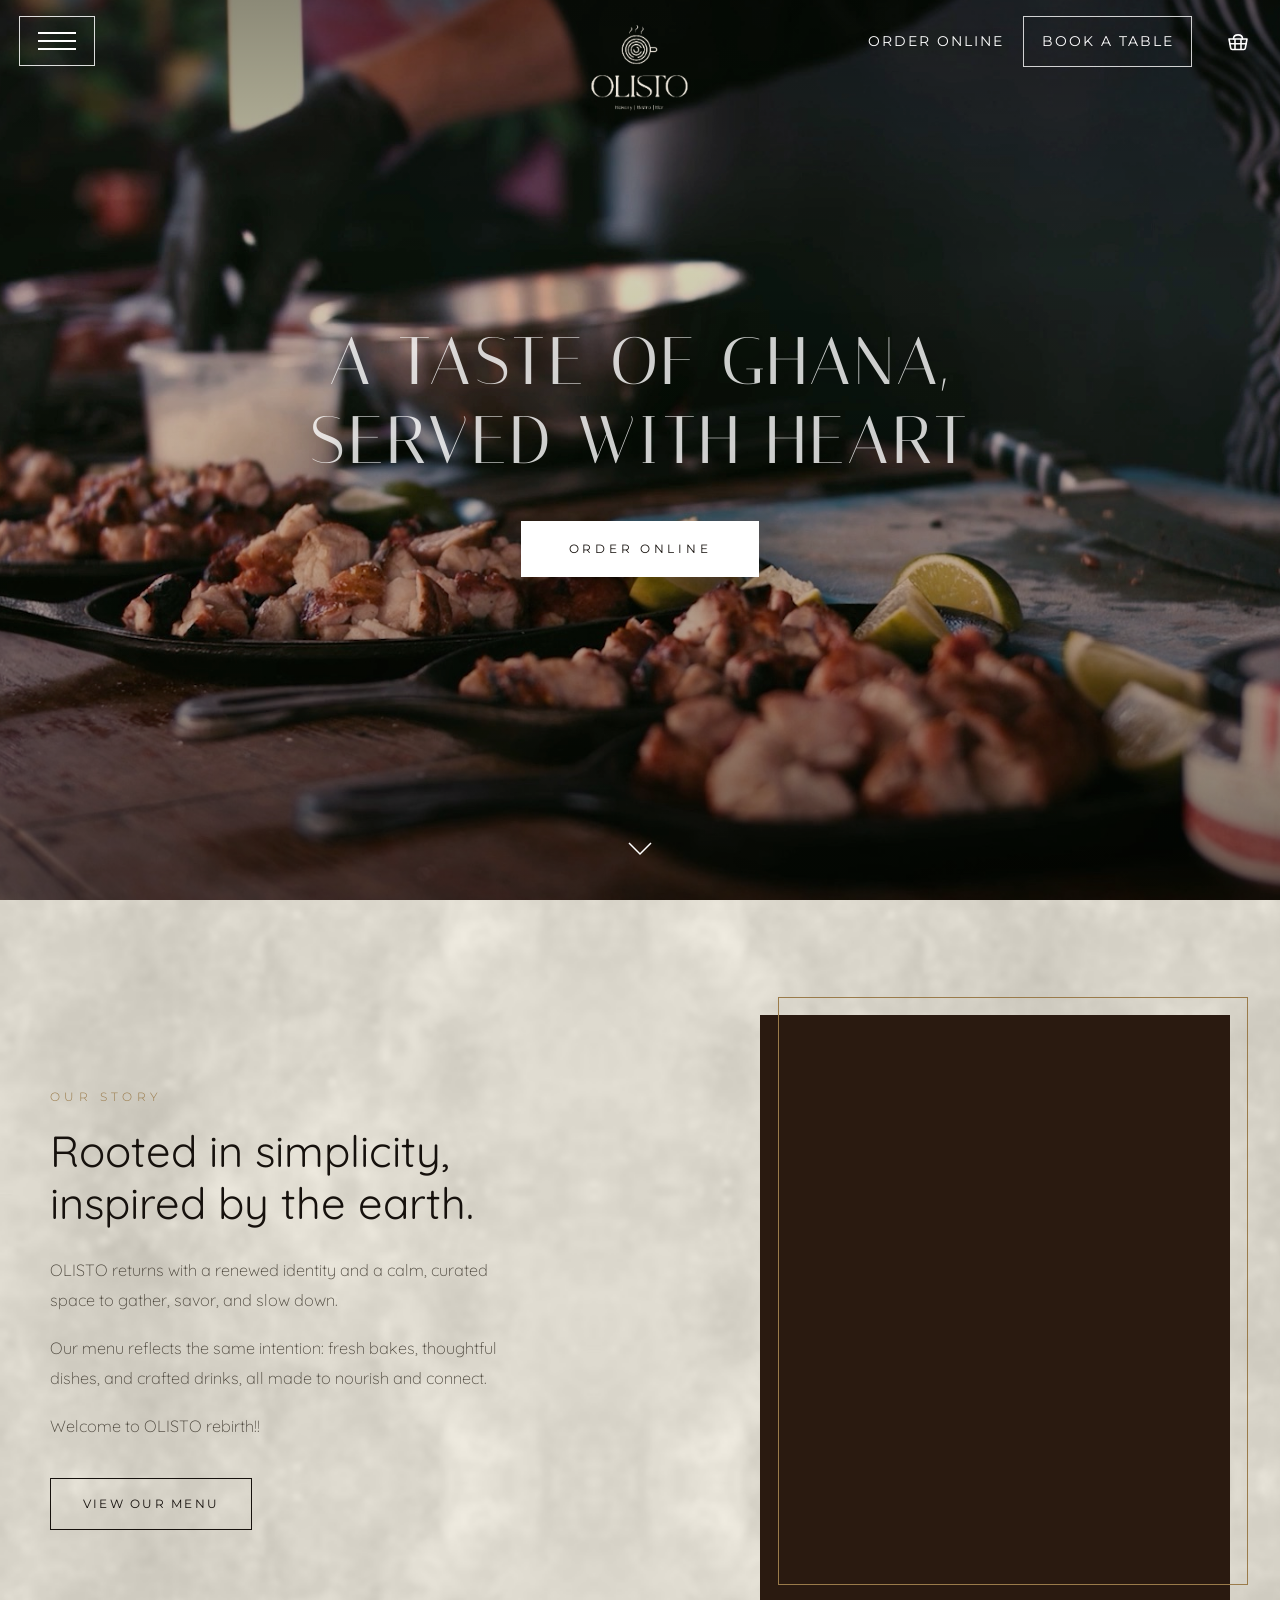
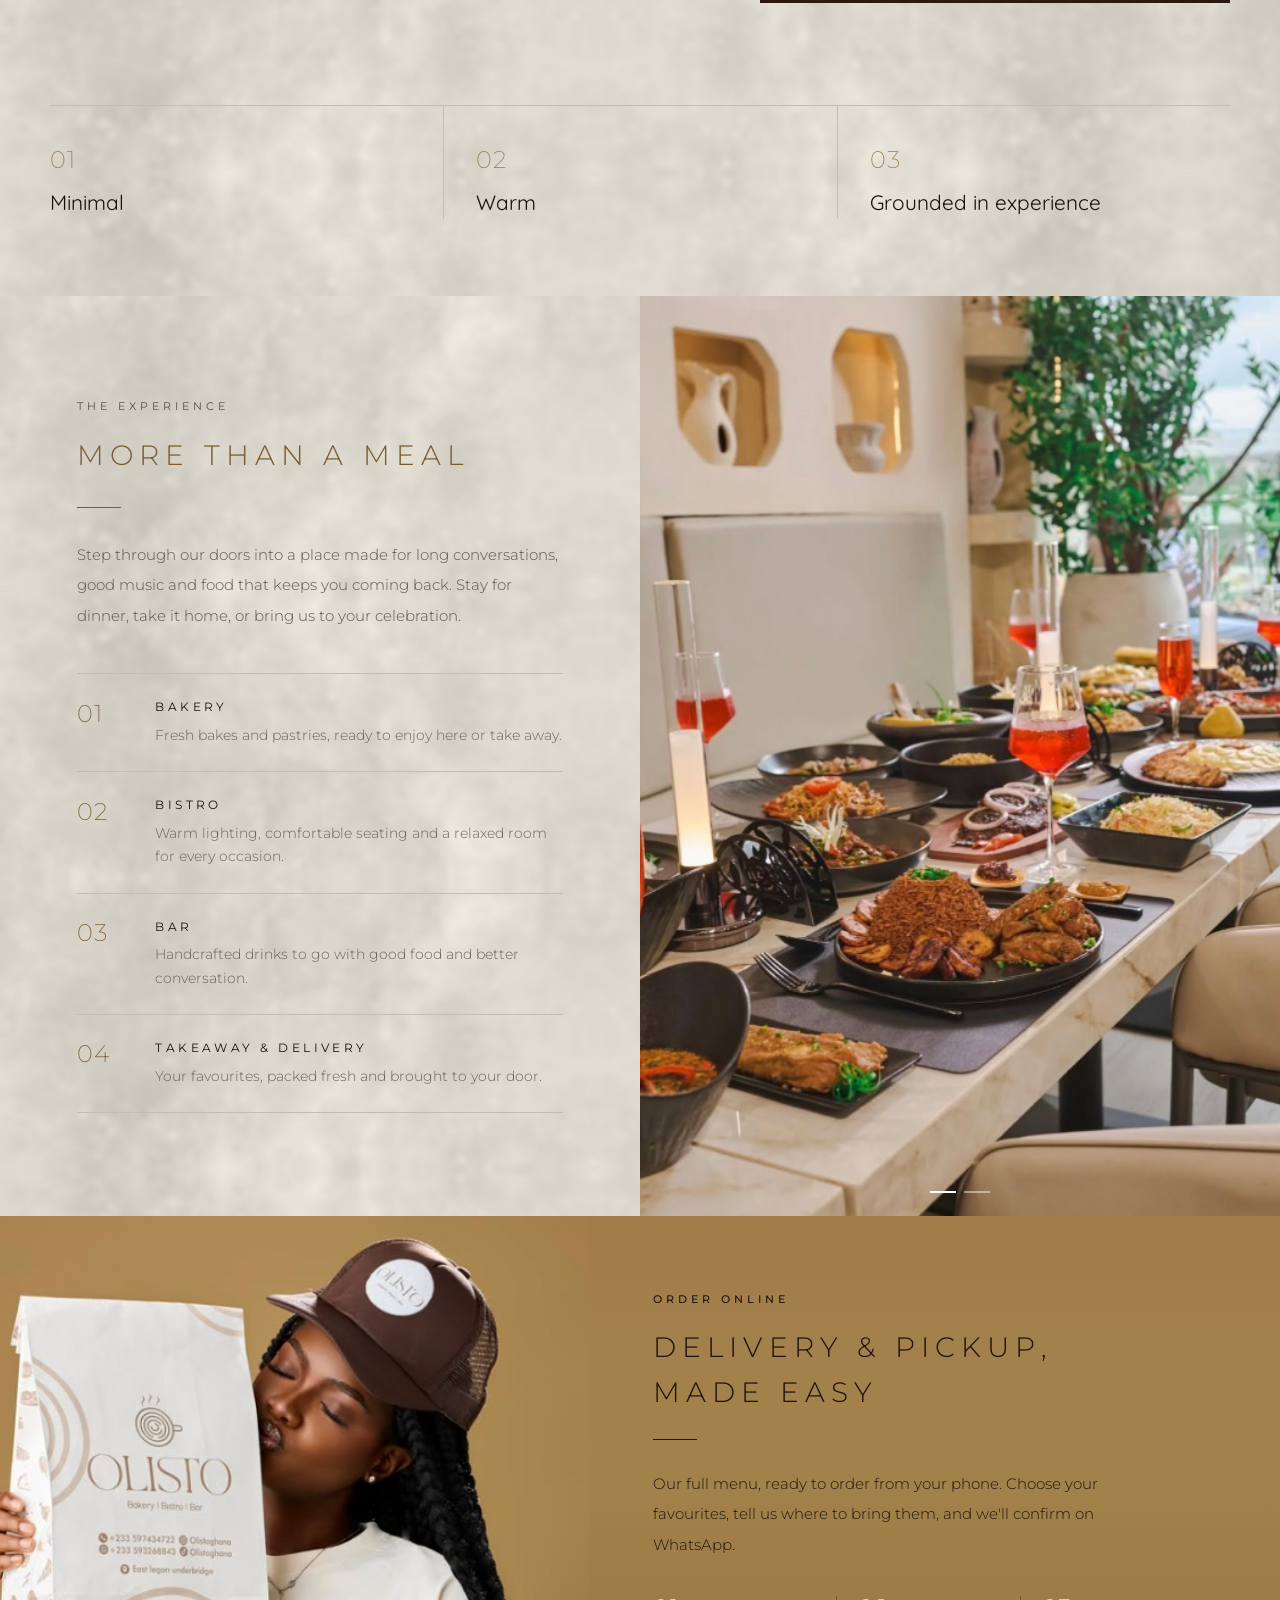
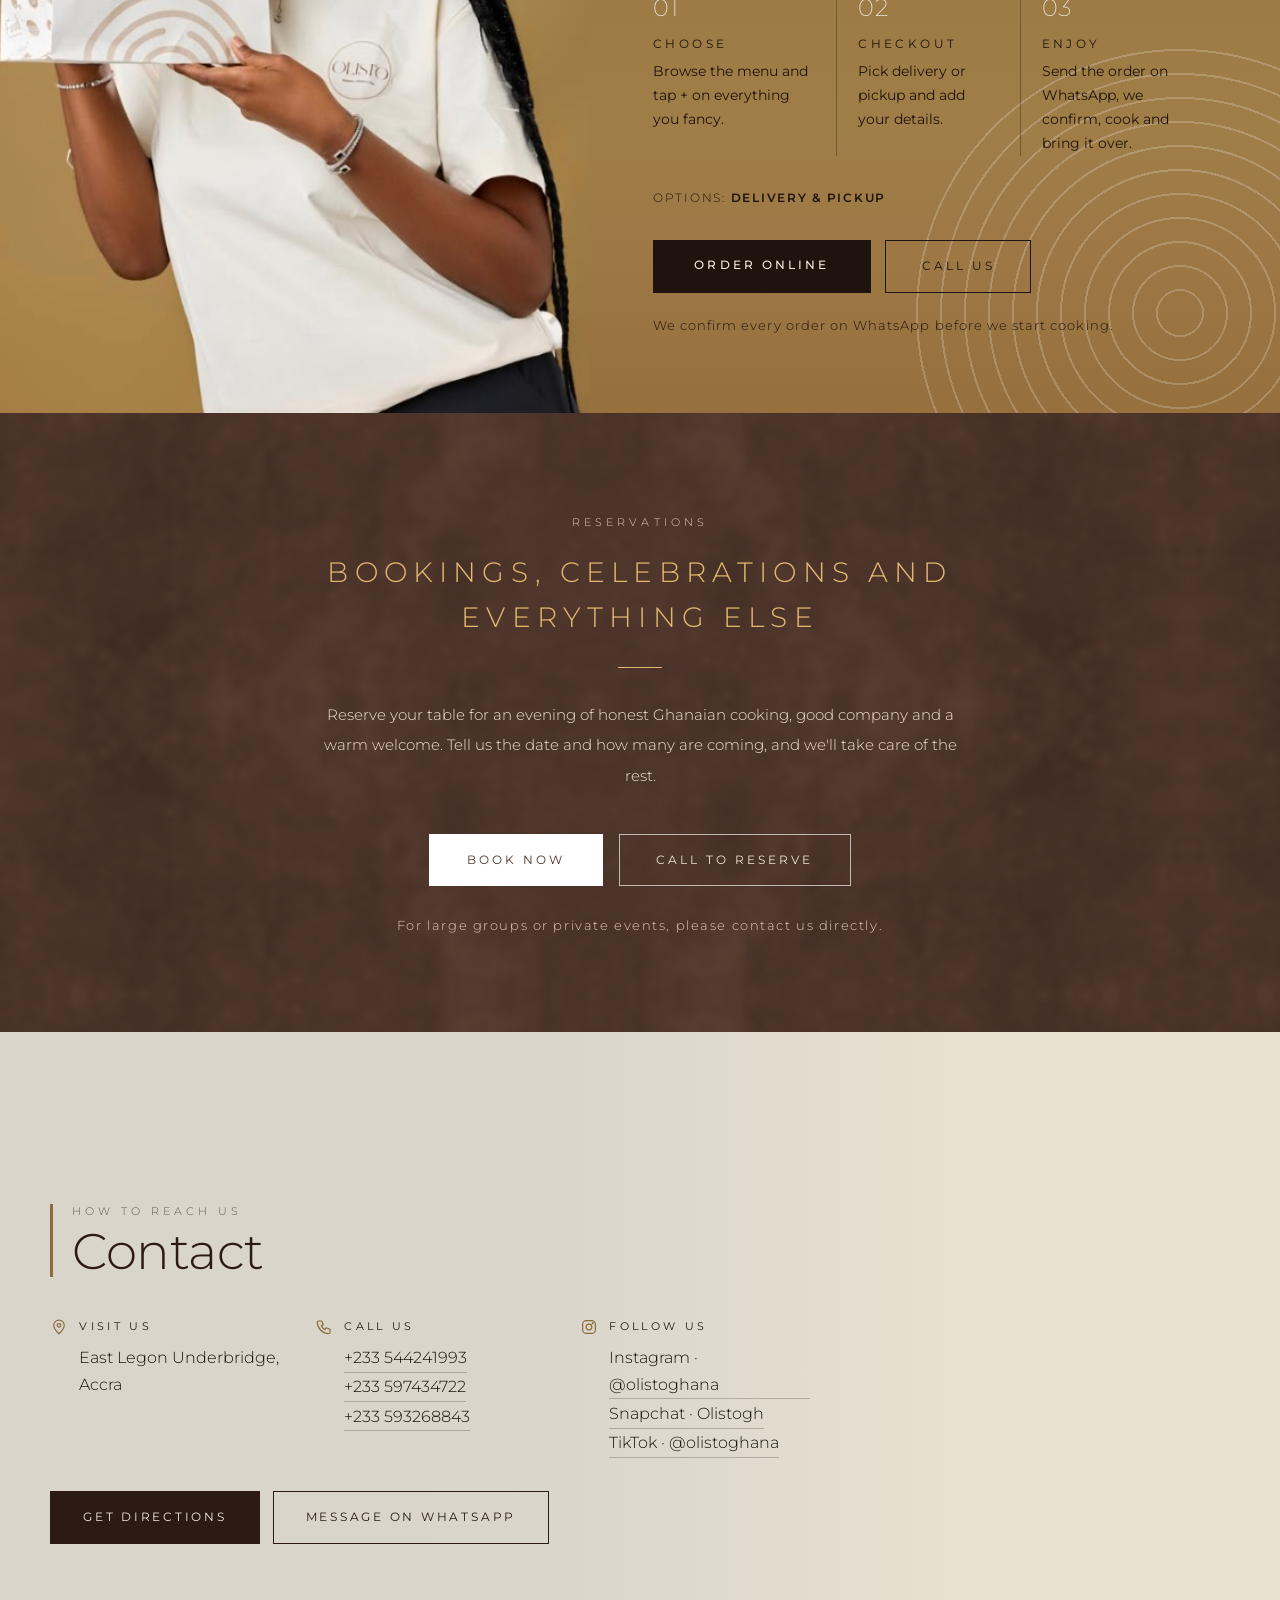
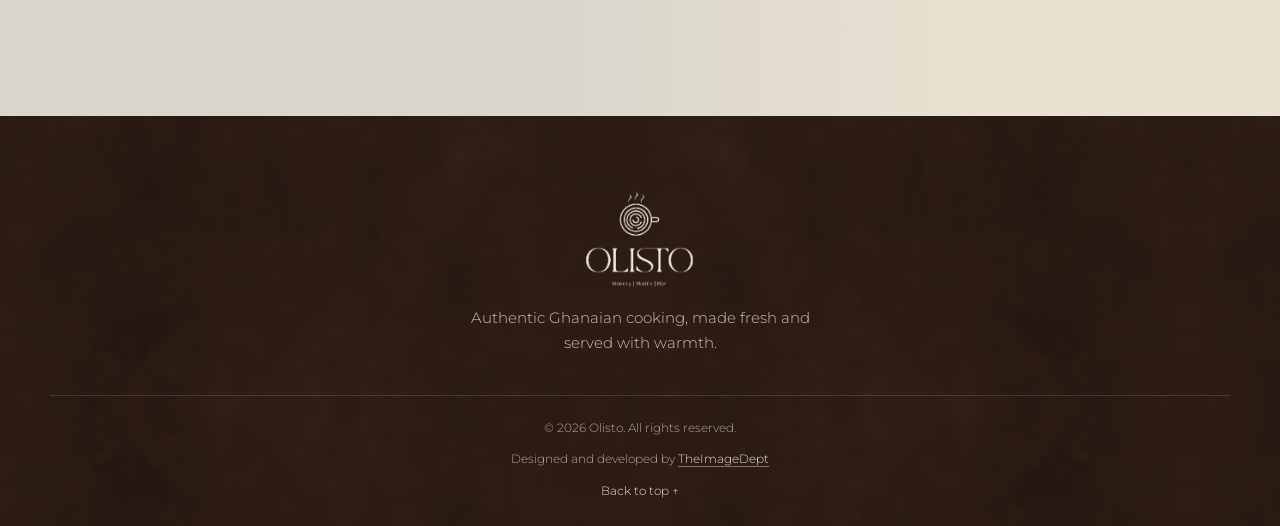
<file: index.html>
<!DOCTYPE html>
<html lang="en">
<head>
<meta charset="UTF-8">
<meta name="viewport" content="width=device-width, initial-scale=1, viewport-fit=cover">
<title>Olisto | Bakery · Bistro · Bar</title>
<meta name="description" content="Authentic Ghanaian cooking, made fresh and served with warmth.">
<link rel="icon" type="image/png" sizes="32x32" href="assets/icons/favicon-32.png">
<link rel="icon" type="image/png" sizes="16x16" href="assets/icons/favicon-16.png">
<link rel="icon" type="image/png" sizes="192x192" href="assets/icons/favicon-192.png">
<link rel="shortcut icon" href="favicon.ico">
<link rel="apple-touch-icon" href="assets/icons/apple-touch-icon.png">
<meta name="theme-color" content="#2b1b13">
<meta name="format-detection" content="telephone=no">
<meta name="apple-mobile-web-app-capable" content="yes">
<meta name="mobile-web-app-capable" content="yes">
<meta name="apple-mobile-web-app-status-bar-style" content="black-translucent">
<meta name="apple-mobile-web-app-title" content="Olisto">
<link rel="preconnect" href="https://fonts.googleapis.com">
<link rel="preconnect" href="https://fonts.gstatic.com" crossorigin>
<link href="https://fonts.googleapis.com/css2?family=Italiana&family=Montserrat:wght@200;300;400;500&family=Quicksand:wght@300;400&display=swap" rel="stylesheet">
<link rel="stylesheet" href="css/style.css">
</head>
<body>

<div class="notice" id="notice"></div>

<section class="hero" id="hero">
  <div class="photo" id="photo" role="img" aria-label=""></div>
  <video id="vidA" muted playsinline webkit-playsinline disablepictureinpicture preload="auto" poster="assets/images/hero-poster.jpg" aria-hidden="true" tabindex="-1"></video>
  <video id="vidB" muted playsinline webkit-playsinline disablepictureinpicture preload="none" aria-hidden="true" tabindex="-1"></video>
  <div class="hero-in">
    <h1 id="headline"></h1>
    <a class="hero-cta" id="heroCta" href="menu.html"></a>
  </div>
  <a href="#about" class="down" aria-label="Scroll down"><svg viewBox="0 0 30 30"><path d="m4 10 11 11 11-11"/></svg></a>
</section>

<section class="about" id="about">
  <div class="about-grid">
    <div class="about-text reveal">
      <span class="eyebrow dark" id="aEyebrow"></span>
      <h2 id="aTitle"></h2>
      <div id="aText"></div>
      <a href="menu.html" class="btn-d" id="aCta"></a>
    </div>
    <figure class="about-media reveal" id="aMedia">
      <video id="aVideo" muted loop playsinline preload="none" aria-hidden="true" tabindex="-1"></video>
    </figure>
  </div>
  <div class="pillars reveal" id="pillars"></div>
</section>

<section class="exp" id="experience">
  <div class="exp-text">
    <span class="exp-eyebrow reveal" id="xEyebrow"></span>
    <h2 class="reveal" id="xTitle"></h2>
    <span class="exp-rule reveal"></span>
    <p class="exp-lead reveal" id="xText"></p>
    <ol class="exp-list" id="xList"></ol>
  </div>
  <div class="exp-media" id="xMedia">
    <video id="xVideo" muted loop playsinline preload="none" aria-hidden="true" tabindex="-1"></video>
  </div>
</section>

<section class="ord" id="order">
  <div class="ord-grid">
    <figure class="ord-photo reveal"><img id="oImg" alt="A happy customer holding an Olisto takeaway bag" loading="lazy" hidden></figure>
    <div class="ord-body">
      <span class="ord-eyebrow reveal">Order online</span>
      <h2 class="reveal">Delivery &amp; pickup, made easy</h2>
      <span class="ord-rule reveal"></span>
      <p class="ord-lead reveal">Our full menu, ready to order from your phone. Choose your favourites, tell us where to bring them, and we'll confirm on WhatsApp.</p>
      <div class="steps reveal">
        <div><span class="n">01</span><h3>Choose</h3><p>Browse the menu and tap + on everything you fancy.</p></div>
        <div><span class="n">02</span><h3>Checkout</h3><p>Pick delivery or pickup and add your details.</p></div>
        <div><span class="n">03</span><h3>Enjoy</h3><p>Send the order on WhatsApp, we confirm, cook and bring it over.</p></div>
      </div>
      <div class="facts reveal" id="oFacts"></div>
      <div class="ord-cta reveal">
        <a href="menu.html" class="go">Order online</a>
        <a href="#" class="go-line" id="oCall" hidden>Call us</a>
      </div>
      <p class="ord-note reveal" id="oNote"></p>
    </div>
  </div>
</section>

<section class="res" id="reservations">
  <span class="res-eyebrow reveal" id="rEyebrow"></span>
  <h2 class="reveal" id="rTitle"></h2>
  <span class="res-rule reveal"></span>
  <p class="res-text reveal" id="rText"></p>
  <div class="res-btns reveal">
    <a class="b-solid" id="rBook" href="#reservations">Book now</a>
    <a class="b-line" id="rCall" href="#reservations">Call to reserve</a>
  </div>
  <p class="res-note reveal" id="rNote"></p>
  <p class="res-note" id="rMsg" hidden>Online booking isn't connected yet.</p>
</section>

<section class="contact" id="contact">
  <iframe class="c-bg" id="cFrame" title="Map to Olisto" loading="lazy" referrerpolicy="no-referrer-when-downgrade"></iframe>
  <div class="contact-grid">
    <div class="c-info">
      <div class="c-head reveal"><span class="c-eyebrow">How to reach us</span><h2>Contact</h2></div>
      <div class="c-blocks reveal" id="cBlocks"></div>
      <div class="c-btns reveal">
        <a class="c-btn solid" id="cDir" target="_blank" rel="noopener" hidden>Get directions</a>
        <a class="c-btn" id="cWa" target="_blank" rel="noopener" hidden>Message on WhatsApp</a>
      </div>
    </div>
  </div>
</section>

<script src="js/data.js"></script>
<script src="js/common.js"></script>
<script src="js/home.js"></script>
</body>
</html>
</file>
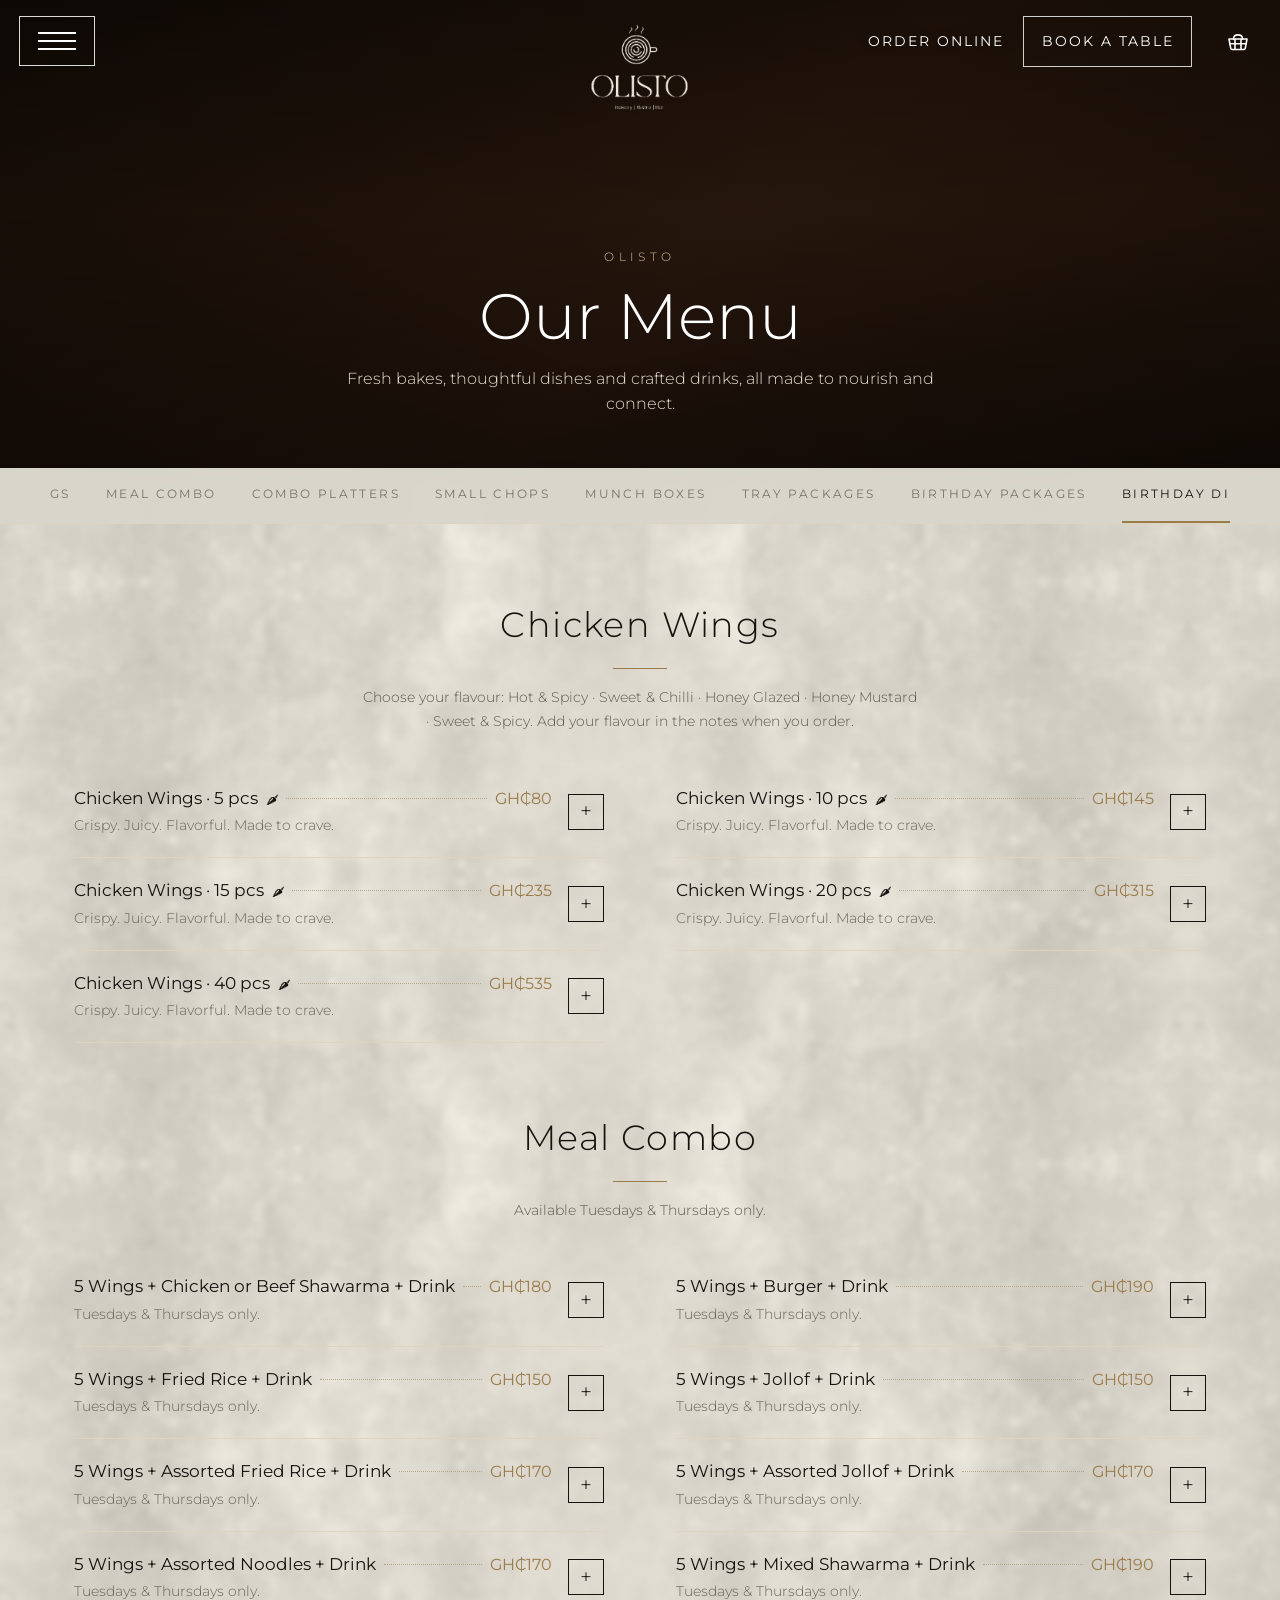
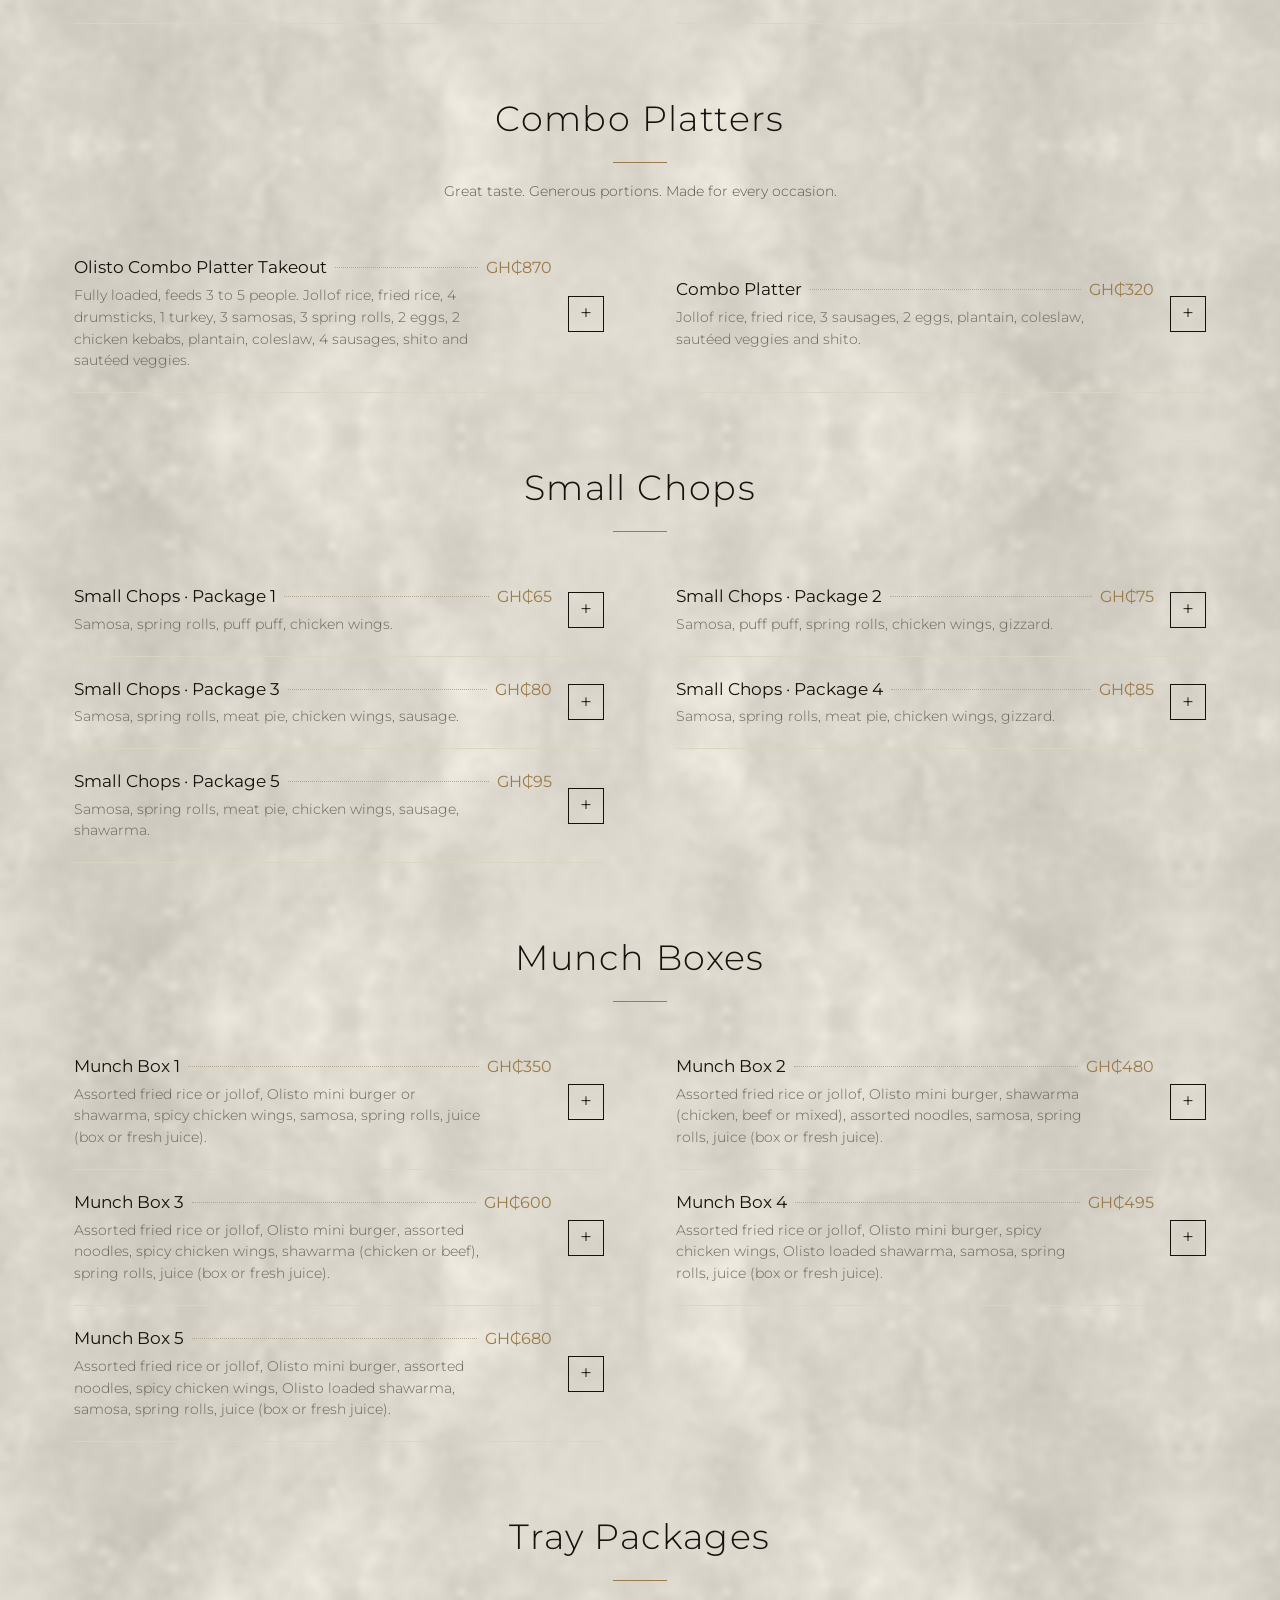
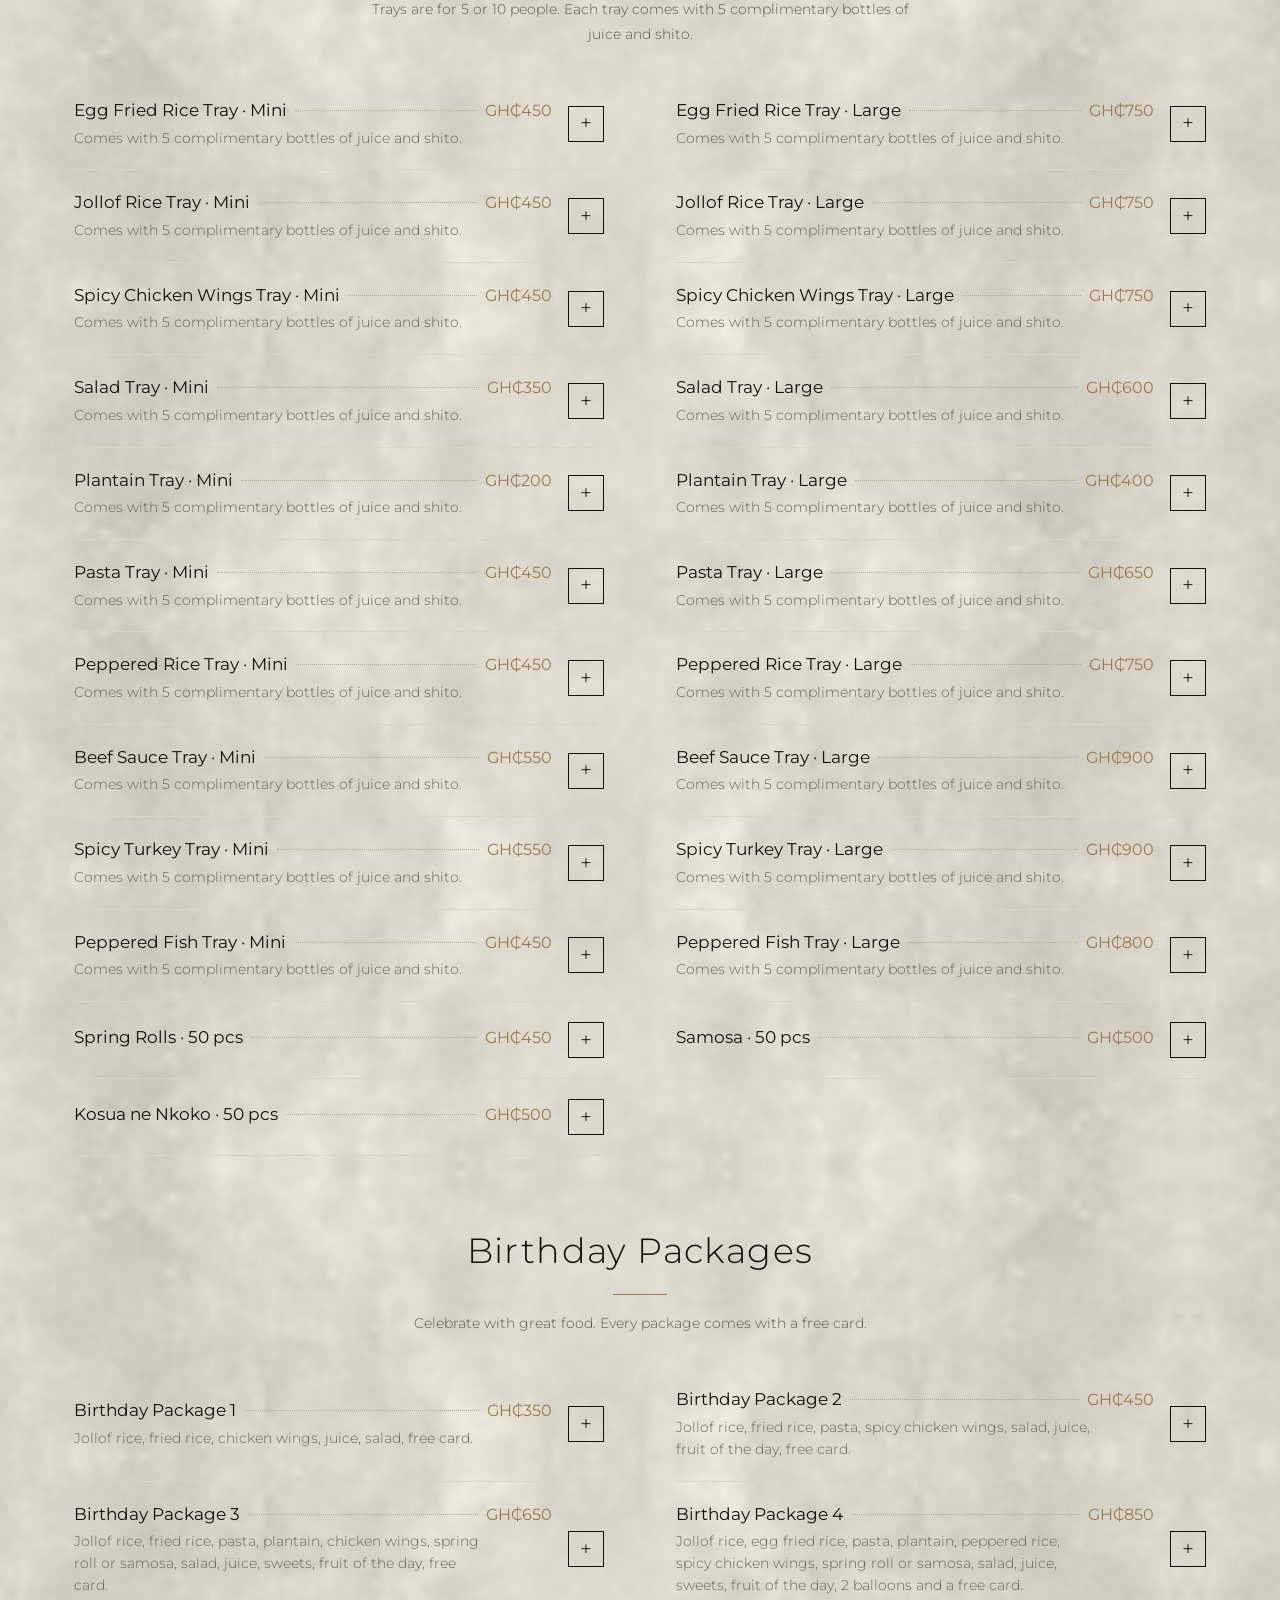
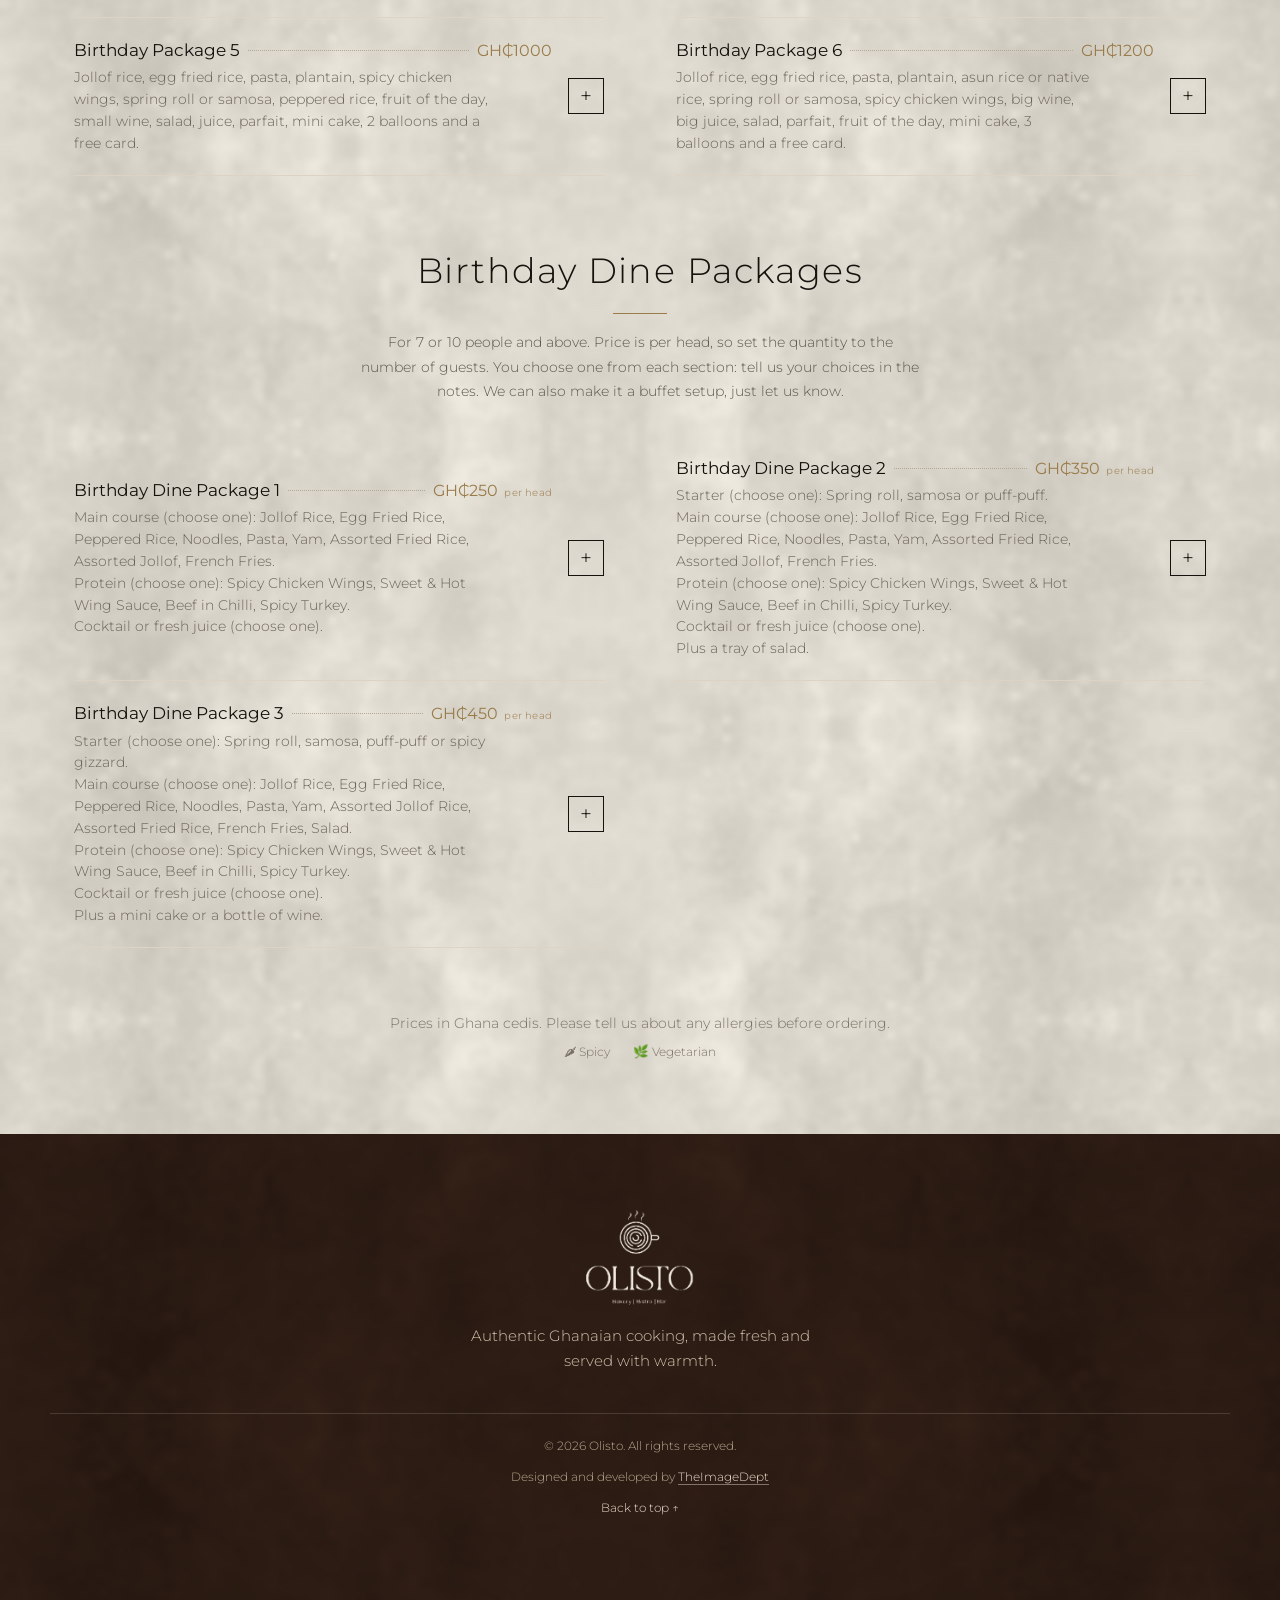
<file: menu.html>
<!DOCTYPE html>
<html lang="en">
<head>
<meta charset="UTF-8">
<meta name="viewport" content="width=device-width, initial-scale=1, viewport-fit=cover">
<title>Menu & Online Ordering | Olisto</title>
<meta name="description" content="Our menu of authentic Ghanaian dishes. Order online for delivery or pickup.">
<link rel="icon" type="image/png" sizes="32x32" href="assets/icons/favicon-32.png">
<link rel="icon" type="image/png" sizes="16x16" href="assets/icons/favicon-16.png">
<link rel="icon" type="image/png" sizes="192x192" href="assets/icons/favicon-192.png">
<link rel="shortcut icon" href="favicon.ico">
<link rel="apple-touch-icon" href="assets/icons/apple-touch-icon.png">
<meta name="theme-color" content="#2b1b13">
<meta name="format-detection" content="telephone=no">
<meta name="apple-mobile-web-app-capable" content="yes">
<meta name="mobile-web-app-capable" content="yes">
<meta name="apple-mobile-web-app-status-bar-style" content="black-translucent">
<meta name="apple-mobile-web-app-title" content="Olisto">
<link rel="preconnect" href="https://fonts.googleapis.com">
<link rel="preconnect" href="https://fonts.gstatic.com" crossorigin>
<link href="https://fonts.googleapis.com/css2?family=Montserrat:wght@200;300;400;500&family=Quicksand:wght@300;400&display=swap" rel="stylesheet">
<link rel="stylesheet" href="css/style.css">
</head>
<body class="menu-page">

<div class="notice" id="notice"></div>

<section class="banner">
  <video id="bannerVideo" muted loop playsinline webkit-playsinline disablepictureinpicture preload="auto" poster="assets/images/hero-poster.jpg" aria-hidden="true" tabindex="-1"></video>
  <div class="in">
    <span class="eyebrow" id="eyebrow"></span>
    <h1 id="menuTitle"></h1>
    <p id="menuIntro"></p>
  </div>
</section>

<nav class="cats" id="cats" aria-label="Menu categories"></nav>

<main class="menu wrapm" id="menuRoot"></main>

<p class="menu-note" id="menuNote"></p>
<div class="legend"><span>🌶 Spicy</span><span>🌿 Vegetarian</span></div>

<div style="height:2.5rem"></div>

<!-- order bar + checkout drawer -->
<button class="orderbar" id="orderBar" hidden><span id="obText"></span><b>Checkout →</b></button>
<div class="dbg" id="dbg"></div>
<aside class="drawer" id="drawer" aria-label="Your food basket">
  <div class="dhead"><h3>Your food basket</h3><button id="dclose" aria-label="Close">✕</button></div>

  <div class="dscroll">
    <div class="items" id="items"></div>

    <form id="ofForm" novalidate autocomplete="on">
      <div class="mode" id="mode" role="group" aria-label="Delivery or pickup">
        <button type="button" data-m="delivery" class="on">Delivery</button>
        <button type="button" data-m="pickup">Pickup</button>
      </div>

      <label>Your name<input name="name" required autocomplete="name"></label>
      <label>Phone number<input name="phone" type="tel" required autocomplete="tel" inputmode="tel"></label>

      <div id="deliveryFields">
        <label id="areaWrap">Delivery area<select name="area"></select></label>
        <label>Delivery address<textarea name="address" rows="2" required placeholder="House number, street, landmark" autocomplete="street-address"></textarea></label>
      </div>

      <label>When
        <select name="when"><option value="asap">As soon as possible</option><option value="later">Choose a time</option></select>
      </label>
      <label id="timeWrap" hidden>Time<input name="time" type="time"></label>

      <label id="payWrap">Payment<select name="payment"></select></label>
      <p class="momo" id="momoNote" hidden></p>

      <label>Notes for the kitchen (optional)<textarea name="notes" rows="2" placeholder="Allergies, spice level, delivery instructions…"></textarea></label>
    </form>
  </div>

  <div class="dfoot">
    <div class="sum"><span>Subtotal</span><span id="subtotal"></span></div>
    <div class="sum" id="feeRow"><span>Delivery</span><span id="fee"></span></div>
    <div class="total"><span>Total</span><span id="total"></span></div>
    <p class="hint" id="hint" hidden></p>
    <button class="send" id="checkout">Send order on WhatsApp</button>
    <button class="clear" id="clear">Clear order</button>
  </div>
</aside>
<div class="toast" id="toast"></div>

<script src="js/data.js"></script>
<script src="js/common.js"></script>
<script src="js/menu.js"></script>
</body>
</html>
</file>
<file: css/style.css>
:root{
  --ink:#16110d; --sand:#e4dcd0; --cream:#f5efe4; --gold:#d9c29a;
  /* Olisto brand colours, sampled from the brand photo */
  --bronze:#a9844e; --brown:#4b3329; --brown-deep:#2b1b13; --brand-cream:#f1ebe0;
  --brand:'Cormorant Garamond','Playfair Display',Georgia,serif;   /* BRAND FONT — the OLISTO wordmark only (swap when you send the real brand font) */
  --serif:'Montserrat','Segoe UI',system-ui,sans-serif;            /* everything else: Montserrat Light / Thin */
  --sans:'Montserrat','Segoe UI',system-ui,sans-serif;
}
*{box-sizing:border-box;margin:0;padding:0}
html{scroll-behavior:smooth}
body{font-family:var(--sans);font-weight:400;color:var(--ink);background:var(--cream);line-height:1.6}
a{color:inherit}
button{font:inherit;color:inherit;background:none;border:0;cursor:pointer}
[hidden]{display:none!important}

/* top notice bar */
.notice{position:relative;z-index:60;background:var(--sand);text-align:center}
.notice button{width:100%;padding:.85rem 1rem;font-size:.82rem;font-weight:500;letter-spacing:.12em;text-transform:uppercase;display:inline-flex;gap:.5rem;justify-content:center;align-items:center}
.notice svg{width:12px;height:12px;transition:transform .25s}
.notice.open svg{transform:rotate(180deg)}
.notice p{max-height:0;overflow:hidden;font-size:.88rem;transition:max-height .35s,padding .35s;padding:0 1.5rem}
.notice.open p{max-height:200px;padding:0 1.5rem 1rem}

/* hero */
.hero{position:relative;height:calc(100vh - var(--nh,0px));min-height:560px;color:#fff;overflow:hidden;display:flex;align-items:center;justify-content:center;text-align:center;background:#2a1a10}
.hero .photo{position:absolute;inset:-4%;background:
   radial-gradient(ellipse 60% 55% at 22% 78%,rgba(224,110,40,.55),transparent 70%),
   radial-gradient(ellipse 55% 60% at 80% 30%,rgba(210,160,90,.40),transparent 70%),
   radial-gradient(ellipse 50% 50% at 55% 55%,rgba(110,55,30,.6),transparent 75%),
   linear-gradient(135deg,#1c1109,#3a2213 55%,#24160c);
   background-size:cover;background-position:center;animation:drift 22s ease-in-out infinite alternate}
@keyframes drift{from{transform:scale(1) translate(0,0)}to{transform:scale(1.07) translate(-1.2%,-1%)}}
.hero::after{content:"";position:absolute;z-index:2;inset:0;background:linear-gradient(180deg,rgba(0,0,0,.45) 0,rgba(0,0,0,.18) 30%,rgba(0,0,0,.3) 70%,rgba(0,0,0,.55) 100%)}
.hero h1{position:relative;z-index:3;font-family:var(--serif);font-weight:500;font-size:clamp(2.6rem,6.4vw,5.4rem);line-height:1.12;max-width:20ch;letter-spacing:-.01em;text-shadow:0 4px 30px rgba(0,0,0,.45);padding:0 1.5rem}
.hero.noimg h1{animation:rise 1.2s .2s both}
@keyframes rise{from{opacity:0;transform:translateY(16px)}to{opacity:1;transform:none}}

.hero video,.banner video{position:absolute;inset:0;width:100%;height:100%;object-fit:cover;opacity:0;transition:opacity 1.2s ease}
.hero video.on,.banner video.on{opacity:1}
.hero video.top{z-index:1}
@media(prefers-reduced-motion:reduce){.hero .photo{animation:none}}   /* video is handled in JS: still picture + ▶ button */

/* header over hero */
.top{position:fixed;top:0;left:0;right:0;z-index:50;display:grid;grid-template-columns:1fr auto 1fr;align-items:start;padding:1rem 1.2rem;transition:background .3s,padding .3s}
.top.solid{background:rgba(22,17,13,.93);backdrop-filter:blur(8px);padding:.55rem 1.2rem}
.top.solid .logo .tag{display:none}
.top .left{display:flex;align-items:center;gap:1.4rem}
.top .right{display:flex;align-items:center;justify-content:flex-end;gap:1.8rem}
.menu-btn{width:76px;height:50px;border:1.5px solid rgba(255,255,255,.85);display:grid;place-items:center;transition:.2s}
.menu-btn:hover,.menu-btn:focus-visible{background:rgba(255,255,255,.14);outline:2px solid #fff;outline-offset:2px}
.menu-btn i,.menu-btn i::before,.menu-btn i::after{display:block;width:38px;height:2px;background:#fff;content:"";position:relative}
.menu-btn i::before{position:absolute;top:-8px}.menu-btn i::after{position:absolute;top:8px}
.top a.txt{font-size:.9rem;font-weight:500;letter-spacing:.14em;text-transform:uppercase;text-decoration:none;color:#fff;text-shadow:0 1px 10px rgba(0,0,0,.4)}
.top a.txt:hover{opacity:.8}
.btn-o{border:1px solid rgba(255,255,255,.8);padding:.8rem 1.1rem;font-size:.9rem;font-weight:500;letter-spacing:.14em;text-transform:uppercase;text-decoration:none;color:#fff;transition:.2s}
.btn-o:hover{background:#fff;color:var(--ink)}
.logo{text-align:center;text-decoration:none;color:#fff;padding-top:.3rem;display:block}
.logo .lg{display:block;font-family:var(--serif);font-size:clamp(1.5rem,2.4vw,2rem);line-height:1.1;font-weight:500;letter-spacing:.04em}
.logo .tag{display:block;margin:.5rem auto 0;padding-top:.5rem;border-top:1px solid rgba(255,255,255,.55);font-size:.55rem;letter-spacing:.35em;text-transform:uppercase;width:max-content;max-width:100%}
.logo img{height:74px;margin:0 auto}

/* scroll chevron */
.down{position:absolute;left:50%;bottom:1.6rem;transform:translateX(-50%);z-index:6;width:52px;height:52px;display:grid;place-items:center;animation:bob 2.2s ease-in-out infinite}
.down svg{width:30px;height:30px;stroke:#fff;fill:none;stroke-width:1.5}
@keyframes bob{50%{transform:translate(-50%,8px)}}

/* full-screen menu */
.overlay{position:fixed;inset:0;z-index:100;background:rgba(22,17,13,.97);display:flex;flex-direction:column;align-items:center;justify-content:center;gap:1.4rem;opacity:0;pointer-events:none;transition:opacity .35s}
.overlay.open{opacity:1;pointer-events:auto}
.overlay a{font-family:var(--serif);font-size:clamp(2rem,5vw,3.2rem);color:#fff;text-decoration:none;transition:.2s}
.overlay a:hover{color:var(--gold)}
.close{position:absolute;top:1.2rem;left:1.2rem;width:76px;height:50px;border:1.5px solid rgba(255,255,255,.85);color:#fff;font-size:1.5rem}

/* next section placeholder */
.next{padding:6rem 1.5rem;text-align:center}
.next p{font-family:var(--serif);font-size:clamp(1.4rem,3vw,2rem);max-width:640px;margin:0 auto}

@media(max-width:860px){
  .top{grid-template-columns:auto 1fr auto;padding:.7rem}
  .menu-btn,.close{width:56px;height:44px}.menu-btn i,.menu-btn i::before,.menu-btn i::after{width:26px}.menu-btn i::before{top:-7px}.menu-btn i::after{top:7px}
  .top .txt{display:none}
  .btn-o{padding:.65rem .8rem;font-size:.72rem}
  .logo .lg{font-size:1.25rem}.logo img{height:54px}
  .top .right{gap:.6rem}
}

/* ================= MENU PAGE ================= */
.menu-page{--tan:#9a7b4a;--line:#ddd3c2;background:var(--cream)}
.banner{position:relative;height:clamp(340px,52vh,520px);display:flex;align-items:flex-end;justify-content:center;text-align:center;color:#fff;overflow:hidden;background:linear-gradient(135deg,#1c1109,#3a2213 55%,#24160c);padding:0 1.5rem 3.2rem}
.banner::after{content:"";position:absolute;inset:0;z-index:1;background:linear-gradient(180deg,rgba(0,0,0,.55),rgba(0,0,0,.35) 45%,rgba(0,0,0,.6))}
.banner .in{position:relative;z-index:2;max-width:640px}
.eyebrow{display:block;font-size:.72rem;letter-spacing:.38em;text-transform:uppercase;color:var(--gold);margin-bottom:.9rem}
.banner h1{font-family:var(--serif);font-weight:500;font-size:clamp(2.8rem,7vw,5rem);line-height:1.05}
.banner p{margin-top:.9rem;font-size:1rem;color:#e8e0d1}

.cats{position:sticky;top:var(--hh,70px);z-index:30;background:rgba(245,239,228,.96);backdrop-filter:blur(8px);border-bottom:1px solid var(--line)}
.catrow{max-width:1180px;margin:0 auto;display:flex;gap:2.2rem;justify-content:center;overflow-x:auto;padding:0 1.5rem;scrollbar-width:none}
.catrow::-webkit-scrollbar{display:none}
.cats a{flex:none;padding:1.05rem 0;font-size:.74rem;font-weight:500;letter-spacing:.2em;text-transform:uppercase;text-decoration:none;color:#7a7266;border-bottom:2px solid transparent;transition:.2s}
.cats a:hover{color:var(--ink)}
.cats a.on{color:var(--ink);border-color:var(--tan)}

.wrapm{max-width:1180px;margin:0 auto;padding:1rem 1.5rem 0}
.cat{padding:3.6rem 0 .6rem;scroll-margin-top:calc(var(--hh,70px) + 48px)}
.cat h2{font-family:var(--serif);font-weight:500;font-size:clamp(2rem,4vw,2.8rem);text-align:center;margin-bottom:2rem;position:relative}
.cat h2::after{content:"";display:block;width:54px;height:1px;background:var(--tan);margin:.9rem auto 0}
.dishes{display:grid;grid-template-columns:1fr 1fr;gap:0 4.5rem}
.dish{display:grid;grid-template-columns:1fr auto;gap:1rem;align-items:center;padding:1.25rem 0;border-bottom:1px solid var(--line)}
.dish.has-img{grid-template-columns:92px 1fr auto}
.dish img{width:92px;height:92px;object-fit:cover;border-radius:2px}
.dish .head{display:flex;align-items:baseline;gap:.5rem}
.dish h3{font-family:var(--serif);font-weight:600;font-size:1.45rem;line-height:1.15}
.dish .tag{font-size:.78rem;cursor:help}
.dish .dots{flex:1;border-bottom:1px dotted #b3a791;min-width:16px;transform:translateY(-5px)}
.dish .price{font-family:var(--serif);font-weight:600;font-size:1.3rem;color:var(--tan);white-space:nowrap}
.dish p{margin-top:.25rem;font-size:.88rem;color:#6a6358;line-height:1.55;max-width:46ch}
.plus{width:36px;height:36px;border:1px solid var(--ink);font-size:1.3rem;line-height:1;display:grid;place-items:center;transition:.2s;flex:none}
.plus:hover,.plus:focus-visible{background:var(--ink);color:#fff;outline:0}
.plus.pop{transform:scale(1.18);background:var(--tan);border-color:var(--tan);color:#fff}
.menu-note{text-align:center;color:#7a7266;font-size:.85rem;margin:3.5rem 1.5rem .4rem}
.legend{display:flex;gap:1.4rem;justify-content:center;font-size:.78rem;color:#7a7266;margin-bottom:2rem}
.foot{text-align:center;padding:2rem 1.5rem 7rem;border-top:1px solid var(--line);margin:0 auto;max-width:1180px}
.back{font-size:.78rem;letter-spacing:.18em;text-transform:uppercase;text-decoration:none;border-bottom:1px solid var(--ink);padding-bottom:3px}

/* order bar + drawer */
.orderbar{position:fixed;left:50%;bottom:1.2rem;transform:translateX(-50%);z-index:70;display:flex;gap:1.6rem;align-items:center;background:var(--ink);color:#fff;padding:.95rem 1.6rem;font-size:.85rem;box-shadow:0 14px 40px rgba(0,0,0,.3)}
.orderbar b{font-weight:500;color:var(--gold);letter-spacing:.06em}
.dbg{position:fixed;inset:0;background:rgba(0,0,0,.5);opacity:0;pointer-events:none;transition:.3s;z-index:90}
.drawer{position:fixed;top:0;right:0;bottom:0;width:min(420px,100%);background:var(--cream);z-index:91;transform:translateX(100%);transition:.35s;display:flex;flex-direction:column;padding:1.8rem}
.open-d .drawer{transform:none}.open-d .dbg{opacity:1;pointer-events:auto}
.drawer h3{font-family:var(--serif);font-weight:500;font-size:2rem;display:flex;justify-content:space-between;align-items:center}
.items{flex:1;overflow:auto;margin:1.2rem 0}
.line{display:flex;align-items:center;gap:.7rem;padding:.85rem 0;border-bottom:1px solid var(--line);font-size:.92rem}
.line b{flex:1;font-weight:500}
.line button{width:28px;height:28px;border:1px solid #b9ae9b}
.line .lp{width:76px;text-align:right}
.total{display:flex;justify-content:space-between;font-family:var(--serif);font-size:1.7rem;font-weight:600;margin-bottom:1rem}
.empty{text-align:center;color:#7a7266;margin-top:3rem}
.send{background:var(--ink);color:#fff;padding:1rem;font-size:.78rem;letter-spacing:.18em;text-transform:uppercase;transition:.2s}
.send:hover:not(:disabled){background:var(--tan)}.send:disabled{opacity:.4;cursor:not-allowed}
.clear{margin-top:.8rem;font-size:.78rem;color:#7a7266;text-decoration:underline}
.toast{position:fixed;bottom:5.4rem;left:50%;transform:translate(-50%,30px);background:var(--ink);color:#fff;padding:.65rem 1.3rem;font-size:.82rem;opacity:0;transition:.3s;z-index:95;max-width:90%;text-align:center;pointer-events:none}
.toast.show{opacity:1;transform:translate(-50%,0)}

@media(max-width:900px){
  .dishes{grid-template-columns:1fr}
  .catrow{justify-content:flex-start;gap:1.6rem}
  .dish h3{font-size:1.3rem}
  .banner{padding-bottom:2.4rem}
}

/* ================= ABOUT ================= */
.about{background:var(--cream);padding:clamp(4.5rem,9vw,8rem) 1.5rem clamp(3.5rem,6vw,5.5rem);scroll-margin-top:var(--hh,70px)}
.about-grid{max-width:1180px;margin:0 auto;display:grid;grid-template-columns:1.05fr 1fr;gap:clamp(2.5rem,6vw,6rem);align-items:center}
.about-text .eyebrow{display:block;font-size:.72rem;letter-spacing:.38em;text-transform:uppercase;margin-bottom:1.2rem;color:#9a7b4a}
.about-text h2{font-family:var(--serif);font-weight:500;font-size:clamp(2.2rem,4.4vw,3.6rem);line-height:1.08;margin-bottom:1.6rem;max-width:14ch}
.about-text p{font-size:1.02rem;line-height:1.85;color:#4a443a;max-width:46ch;margin-bottom:1.1rem}
.btn-d{display:inline-block;margin-top:1.2rem;padding:.95rem 2rem;border:1px solid var(--ink);font-size:.78rem;font-weight:500;letter-spacing:.18em;text-transform:uppercase;text-decoration:none;transition:.25s}
.btn-d:hover{background:var(--ink);color:#fff}
.about-media{position:relative;isolation:isolate;aspect-ratio:4/5;background:#2a1a10 center/cover no-repeat;margin:0 0 0 auto;width:min(100%,470px)}
.about-media::before{content:"";position:absolute;inset:-18px -18px 18px 18px;border:1px solid #9a7b4a;z-index:-1;pointer-events:none}
.about-media video{position:absolute;inset:0;width:100%;height:100%;object-fit:cover;opacity:0;transition:opacity 1s}
.about-media video.on{opacity:1}
.pillars{max-width:1180px;margin:clamp(4rem,8vw,6.5rem) auto 0;display:grid;grid-template-columns:repeat(3,1fr);border-top:1px solid #d8ccb8}
.pillars>div{padding:2.2rem 2rem 0;border-left:1px solid #d8ccb8}
.pillars>div:first-child{border-left:0;padding-left:0}
.pillars .n{font-family:var(--serif);font-size:1.5rem;color:#9a7b4a}
.pillars h3{font-family:var(--serif);font-weight:600;font-size:1.55rem;margin:.4rem 0 .5rem}
.pillars p{font-size:.92rem;color:#5a5347;line-height:1.7;max-width:30ch}

.reveal{opacity:0;transform:translateY(26px);transition:opacity .9s ease,transform .9s ease}
.reveal.in{opacity:1;transform:none}
@media(prefers-reduced-motion:reduce){.reveal{opacity:1;transform:none;transition:none}}

@media(max-width:860px){
  .about-grid{grid-template-columns:1fr}
  .about-media{margin:1.5rem auto 0;width:min(100%,420px)}
  .about-media::before{inset:-12px -12px 12px 12px}
  .pillars{grid-template-columns:1fr}
  .pillars>div{border-left:0;border-bottom:1px solid #d8ccb8;padding:1.6rem 0}
  .pillars>div:last-child{border-bottom:0}
}

/* ================= THE EXPERIENCE ================= */
.exp{display:grid;grid-template-columns:1fr 1fr;min-height:min(100vh,820px);background:#fff;color:var(--ink)}
.exp-text{padding:clamp(3.5rem,8vw,7rem) clamp(1.5rem,6vw,5.5rem);display:flex;flex-direction:column;justify-content:center}
.exp-eyebrow{display:block;font-size:.66rem;font-weight:400;letter-spacing:.38em;text-transform:uppercase;color:#55504a}
.exp h2{font-family:var(--sans);font-weight:300;text-transform:uppercase;letter-spacing:.3em;font-size:clamp(1.5rem,3vw,2.3rem);line-height:1.35;color:#b8975a;margin:1.1rem 0 1.8rem}
.exp-rule{display:block;width:44px;height:1px;background:#b8975a;margin-bottom:2rem}
.exp-lead{font-weight:300;font-size:.96rem;line-height:2;color:#5b554c;max-width:62ch;margin-bottom:2.6rem}
.exp-list{list-style:none;border-top:1px solid #e6dfd2;max-width:640px}
.exp-list li{display:grid;grid-template-columns:72px 1fr;gap:.4rem;align-items:start;padding:1.5rem 0;border-bottom:1px solid #e6dfd2}
.exp-list .num{font-family:var(--serif);font-style:italic;font-size:1.7rem;line-height:1;color:#b8975a;padding-top:.2rem}
.exp-list h3{font-family:var(--sans);font-weight:500;font-size:.72rem;letter-spacing:.3em;text-transform:uppercase;margin-bottom:.45rem}
.exp-list p{font-weight:300;font-size:.86rem;line-height:1.7;color:#6a6358}
.exp-media{position:relative;background:#241709 center/cover no-repeat;min-height:420px;overflow:hidden}
.exp-media video{position:absolute;inset:0;width:100%;height:100%;object-fit:cover;opacity:0;transition:opacity 1.2s}
.exp-media video.on{opacity:1}
@media(max-width:860px){
  .exp{grid-template-columns:1fr;min-height:0}
  .exp-media{order:-1;min-height:0;aspect-ratio:4/3}
  .exp h2{letter-spacing:.2em}
}

/* ================= RESERVATIONS ================= */
.res{background:var(--brown);color:#f3e3d8;text-align:center;padding:clamp(4rem,8vw,6.5rem) 1.5rem clamp(4rem,8vw,6rem);scroll-margin-top:var(--hh,70px)}
.res-eyebrow{display:block;font-size:.66rem;letter-spacing:.38em;text-transform:uppercase;color:#e6c9bb}
.res h2{font-family:var(--sans);font-weight:300;text-transform:uppercase;letter-spacing:.3em;font-size:clamp(1.3rem,2.8vw,2rem);line-height:1.5;color:#e0b96f;max-width:760px;margin:1.1rem auto 1.7rem}
.res-rule{display:block;width:44px;height:1px;background:#e0b96f;margin:0 auto 2rem}
.res-text{font-weight:300;font-size:.96rem;line-height:2;color:#f3e3d8;max-width:640px;margin:0 auto 2.6rem}
.res-btns{display:flex;gap:1rem;justify-content:center;flex-wrap:wrap;margin-bottom:1.8rem}
.res-btns a{display:inline-block;padding:1rem 2.3rem;font-size:.72rem;font-weight:500;letter-spacing:.26em;text-transform:uppercase;text-decoration:none;transition:.25s;border:1px solid transparent}
.b-solid{background:#fff;color:var(--brown)}
.b-solid:hover{background:#f3e3d8}
.b-line{border-color:rgba(255,255,255,.65)!important;color:#fff}
.b-line:hover{background:#fff;color:var(--brown)}
.res-note{font-size:.82rem;font-weight:300;letter-spacing:.12em;color:#e6c9bb;margin-top:.4rem}
.res-btns a:focus-visible{outline:2px solid #fff;outline-offset:3px}

/* ================= CHECKOUT DRAWER ================= */
.drawer{padding:0}
.dhead{display:flex;justify-content:space-between;align-items:center;padding:1.5rem 1.6rem 1rem;border-bottom:1px solid var(--line)}
.dhead h3{font-family:var(--serif);font-weight:500;font-size:2rem}
.dhead button{font-size:1.2rem;width:36px;height:36px}
.dscroll{flex:1;overflow-y:auto;padding:0 1.6rem 1rem}
.dscroll .items{flex:none;overflow:visible;margin:1rem 0}
.dscroll form{display:grid;gap:.95rem;margin-top:.4rem;padding-top:1.2rem;border-top:1px solid var(--line)}
.dscroll label{display:block;font-size:.68rem;font-weight:500;letter-spacing:.16em;text-transform:uppercase;color:#6a6358}
.dscroll input,.dscroll select,.dscroll textarea{display:block;width:100%;margin-top:.4rem;padding:.8rem .9rem;border:1px solid #cfc4b0;background:#fff;font:inherit;font-size:.92rem;font-weight:400;letter-spacing:0;text-transform:none;color:var(--ink);border-radius:0}
.dscroll input:focus,.dscroll select:focus,.dscroll textarea:focus{outline:2px solid #9a7b4a;outline-offset:1px;border-color:#9a7b4a}
.mode{display:grid;grid-template-columns:1fr 1fr;border:1px solid var(--ink)}
.mode button{padding:.8rem;font-size:.74rem;font-weight:500;letter-spacing:.2em;text-transform:uppercase;transition:.2s}
.mode button.on{background:var(--ink);color:#fff}
.mode button[hidden]{display:none}
.momo{font-size:.82rem;line-height:1.6;background:#efe6d3;border-left:3px solid #9a7b4a;padding:.7rem .9rem;color:#4a443a}
.dfoot{border-top:1px solid var(--line);padding:1rem 1.6rem 1.3rem;background:var(--cream)}
.sum{display:flex;justify-content:space-between;font-size:.9rem;color:#5a5347;margin-bottom:.3rem}
.dfoot .total{margin:.4rem 0 .6rem}
.hint{font-size:.8rem;color:#8a3b25;margin-bottom:.7rem;line-height:1.5}
.dfoot .send{width:100%}
.dfoot .clear{display:block;margin:.8rem auto 0}
@media(max-width:520px){.drawer{width:100%}}

/* ================= ORDER ONLINE (home) ================= */
.ord{background:var(--ink);color:#f1e9dc;padding:clamp(4rem,8vw,6.5rem) 1.5rem;text-align:center}
.ord-eyebrow{display:block;font-size:.66rem;letter-spacing:.38em;text-transform:uppercase;color:#cdbfa8}
.ord h2{font-family:var(--sans);font-weight:300;text-transform:uppercase;letter-spacing:.3em;font-size:clamp(1.3rem,2.8vw,2rem);line-height:1.5;color:#d9c29a;max-width:760px;margin:1.1rem auto 1.7rem}
.ord-rule{display:block;width:44px;height:1px;background:#d9c29a;margin:0 auto 2rem}
.ord-lead{font-weight:300;font-size:.96rem;line-height:2;max-width:620px;margin:0 auto 3rem;color:#e6dccb}
.steps{max-width:1000px;margin:0 auto 3rem;display:grid;grid-template-columns:repeat(3,1fr);gap:0;text-align:left}
.steps>div{padding:0 2rem;border-left:1px solid rgba(255,255,255,.18)}
.steps>div:first-child{border-left:0;padding-left:0}
.steps .n{font-family:var(--serif);font-style:italic;font-size:1.8rem;color:#d9c29a;line-height:1}
.steps h3{font-family:var(--sans);font-weight:500;font-size:.72rem;letter-spacing:.3em;text-transform:uppercase;margin:.7rem 0 .45rem}
.steps p{font-weight:300;font-size:.88rem;line-height:1.7;color:#cfc4b2}
.facts{display:flex;flex-wrap:wrap;gap:.7rem 2.4rem;justify-content:center;margin:0 auto 2.6rem;max-width:900px}
.facts span{font-size:.78rem;letter-spacing:.14em;text-transform:uppercase;color:#e6dccb}
.facts b{color:#d9c29a;font-weight:500}
.ord .go{display:inline-block;padding:1rem 2.6rem;background:#fff;color:var(--ink);font-size:.74rem;font-weight:500;letter-spacing:.26em;text-transform:uppercase;text-decoration:none;transition:.25s}
.ord .go:hover{background:#d9c29a}
.ord-note{margin-top:1.4rem;font-size:.82rem;font-weight:300;letter-spacing:.08em;color:#bfb29b}
@media(max-width:860px){
  .steps{grid-template-columns:1fr;gap:1.6rem}
  .steps>div{border-left:0;padding:0 0 1.6rem;border-bottom:1px solid rgba(255,255,255,.18)}
  .steps>div:last-child{border-bottom:0}
}

#deliveryFields{display:grid;gap:.95rem}
#deliveryFields[hidden]{display:none}

/* ---- hero call-to-action ---- */
.hero-in{position:relative;z-index:3;display:flex;flex-direction:column;align-items:center;gap:clamp(1.6rem,3.2vw,2.6rem)}
.hero-cta{display:inline-block;padding:1.1rem 3rem;background:#fff;color:var(--ink);font-size:.78rem;font-weight:500;letter-spacing:.3em;text-transform:uppercase;text-decoration:none;transition:background .25s,color .25s,transform .25s;box-shadow:0 12px 36px rgba(0,0,0,.35)}
.hero-cta:hover,.hero-cta:focus-visible{background:var(--gold);transform:translateY(-2px);outline:0}
.hero-cta:focus-visible{outline:2px solid #fff;outline-offset:4px}
.hero.noimg .hero-cta,.hero .hero-cta{animation:rise 1.2s .5s both}
@media(max-width:860px){.hero-cta{padding:1rem 2.2rem;font-size:.72rem}}

/* the 2nd hero clip has a thin dark edge baked in: scale slightly so it is cropped off */
.hero video{transform:scale(1.05)}

/* ================= ORDER ONLINE — brand layout (photo + bronze) ================= */
.ord{position:relative;overflow:hidden;background:var(--bronze);color:var(--brown-deep);padding:0;text-align:left}
.ord::before{content:"";position:absolute;right:-170px;bottom:-170px;width:540px;height:540px;border-radius:50%;pointer-events:none;
  background:repeating-radial-gradient(circle,transparent 0 22px,rgba(255,255,255,.2) 22px 24px)}
.ord-grid{position:relative;z-index:1;display:grid;grid-template-columns:minmax(0,.92fr) minmax(0,1.08fr);max-width:1320px;margin:0 auto;align-items:stretch}
.ord-grid.no-photo{grid-template-columns:1fr;max-width:760px}
.ord-photo{position:relative;margin:0;min-height:600px;
  -webkit-mask-image:linear-gradient(to right,#000 78%,transparent 100%);mask-image:linear-gradient(to right,#000 78%,transparent 100%)}
.ord-photo img{position:absolute;inset:0;width:100%;height:100%;object-fit:cover;object-position:50% 20%}
.ord-body{display:flex;flex-direction:column;justify-content:center;padding:clamp(3rem,6vw,5.5rem) clamp(1.5rem,5vw,4.5rem) clamp(3rem,6vw,5.5rem) .5rem}
.ord-eyebrow{color:var(--brown-deep);font-weight:500;opacity:.8}
.ord h2{color:var(--brown-deep);font-weight:400;margin:1rem 0 1.5rem;max-width:20ch;margin-left:0;margin-right:0}
.ord-rule{background:var(--brown-deep);margin:0 0 1.8rem}
.ord-lead{color:var(--brown-deep);font-weight:400;max-width:52ch;margin:0 0 2.2rem}
.ord .steps{max-width:none;margin:0 0 2rem;text-align:left}
.ord .steps>div{padding:0 1.3rem;border-left:1px solid rgba(43,27,19,.3)}
.ord .steps>div:first-child{padding-left:0;border-left:0}
.ord .steps .n{color:var(--brand-cream)}
.ord .steps p{color:var(--brown-deep);font-weight:400}
.ord .facts{justify-content:flex-start;margin:0 0 2rem;max-width:none;gap:.6rem 2rem}
.ord .facts span{color:var(--brown-deep)}
.ord .facts b{color:var(--brown-deep);font-weight:600}
.ord-cta{display:flex;flex-wrap:wrap;gap:.9rem}
.ord .go{background:var(--brown-deep);color:var(--brand-cream)}
.ord .go:hover,.ord .go:focus-visible{background:var(--brand-cream);color:var(--brown-deep)}
.go-line{display:inline-block;padding:1rem 2.2rem;border:1px solid var(--brown-deep);color:var(--brown-deep);font-size:.74rem;font-weight:500;letter-spacing:.26em;text-transform:uppercase;text-decoration:none;transition:.25s}
.go-line:hover,.go-line:focus-visible{background:var(--brown-deep);color:var(--brand-cream)}
.ord-note{color:var(--brown-deep);opacity:.85;margin-top:1.4rem;max-width:52ch}
@media(max-width:860px){
  .ord-grid{grid-template-columns:1fr}
  .ord-photo{min-height:0;aspect-ratio:4/4.4;-webkit-mask-image:linear-gradient(to bottom,#000 78%,transparent 100%);mask-image:linear-gradient(to bottom,#000 78%,transparent 100%)}
  .ord-body{padding:1rem 1.5rem 3.5rem}
  .ord .steps>div{border-left:0;border-bottom:1px solid rgba(43,27,19,.3);padding:0 0 1.4rem}
  .ord .steps>div:last-child{border-bottom:0}
}

/* order section refinements */
.ord h2{max-width:28ch}
.ord-photo{-webkit-mask-image:linear-gradient(to right,transparent 0,#000 10%,#000 78%,transparent 100%);mask-image:linear-gradient(to right,transparent 0,#000 10%,#000 78%,transparent 100%)}
@media(max-width:860px){
  .ord::before{width:380px;height:380px;right:-170px;bottom:-190px;background:repeating-radial-gradient(circle,transparent 0 22px,rgba(255,255,255,.1) 22px 24px)}
  .ord-photo{-webkit-mask-image:linear-gradient(to bottom,#000 78%,transparent 100%);mask-image:linear-gradient(to bottom,#000 78%,transparent 100%)}
  .ord h2{max-width:none}
}

/* ---- experience photo slideshow ---- */
.exp-media .slide{position:absolute;inset:0;width:100%;height:100%;object-fit:cover;opacity:0;transform:scale(1.02);transition:opacity 1.6s ease,transform 7s ease-out}
.exp-media .slide.on{opacity:1;transform:scale(1.08)}
.slide-dots{position:absolute;left:0;right:0;bottom:1.4rem;display:flex;gap:.55rem;justify-content:center;z-index:2}
.slide-dots i{width:26px;height:2px;background:rgba(255,255,255,.45);transition:background .4s}
.slide-dots i.on{background:#fff}
@media(prefers-reduced-motion:reduce){.exp-media .slide{transition:opacity .01s;transform:none}.exp-media .slide.on{transform:none}}

/* ---- About pillars: slider on phones ---- */
.pdots{display:none}
@media(max-width:860px){
  .pillars{display:flex;gap:.9rem;overflow-x:auto;scroll-snap-type:x mandatory;scroll-padding-inline:1.5rem;-webkit-overflow-scrolling:touch;scrollbar-width:none;
    border-top:0;margin:2.6rem -1.5rem 0;padding:.2rem 1.5rem}
  .pillars::-webkit-scrollbar{display:none}
  .pillars>div,.pillars>div:first-child,.pillars>div:last-child{flex:0 0 80%;scroll-snap-align:start;border:1px solid #d8ccb8;background:rgba(255,255,255,.5);padding:1.7rem 1.5rem}
  .pillars p{max-width:none}
  .pdots{display:flex;gap:.5rem;justify-content:center;margin-top:1.2rem}
  .pdots button{width:26px;height:3px;background:#d8ccb8;border:0;padding:0;cursor:pointer;transition:background .3s,width .3s}
  .pdots button.on{background:#9a7b4a;width:38px}
}

/* ================= CONTACT ================= */
.contact{background:var(--brand-cream);color:var(--ink);padding:clamp(4rem,8vw,7rem) 1.5rem;scroll-margin-top:var(--hh,70px)}
.contact-grid{max-width:1180px;margin:0 auto;display:grid;grid-template-columns:1fr 1.1fr;gap:clamp(2rem,6vw,5.5rem);align-items:stretch}
.contact-grid.no-map{grid-template-columns:1fr;max-width:640px}
.c-eyebrow{display:block;font-size:.66rem;letter-spacing:.38em;text-transform:uppercase;color:#6a5a45}
.contact h2{font-family:var(--sans);font-weight:300;text-transform:uppercase;letter-spacing:.3em;font-size:clamp(1.4rem,3vw,2.2rem);line-height:1.4;color:#8c6c3a;margin:1.1rem 0 1.6rem}
.c-rule{display:block;width:44px;height:1px;background:#8c6c3a;margin-bottom:2.2rem}
.c-blocks{display:grid;grid-template-columns:1fr 1fr;gap:1.8rem 2rem;margin-bottom:2.4rem}
.cb h3{font-family:var(--sans);font-weight:500;font-size:.68rem;letter-spacing:.3em;text-transform:uppercase;color:#6a5a45;margin-bottom:.55rem}
.cb p,.cb a{display:block;font-size:.98rem;font-weight:400;line-height:1.7;color:var(--ink);text-decoration:none}
.cb a{width:fit-content;border-bottom:1px solid rgba(43,27,19,.25);margin-bottom:.15rem;transition:border-color .2s,color .2s}
.cb a:hover,.cb a:focus-visible{color:#8c6c3a;border-color:#8c6c3a;outline:0}
.cb .hr span{display:inline-block;min-width:6.4em;color:#6a5a45}
.c-btns{display:flex;flex-wrap:wrap;gap:.8rem}
.c-btn{display:inline-block;padding:1rem 2rem;border:1px solid var(--brown-deep);color:var(--brown-deep);font-size:.72rem;font-weight:500;letter-spacing:.24em;text-transform:uppercase;text-decoration:none;transition:.25s}
.c-btn.solid,.c-btn:hover,.c-btn:focus-visible{background:var(--brown-deep);color:var(--brand-cream)}
.c-btn.solid:hover{background:#8c6c3a;border-color:#8c6c3a}
.c-map{position:relative;min-height:440px;background:#e3dac6;overflow:hidden}
.c-map iframe{position:absolute;inset:0;width:100%;height:100%;border:0;filter:sepia(.25) saturate(.85) contrast(.97)}
@media(max-width:860px){
  .contact-grid{grid-template-columns:1fr}
  .c-blocks{grid-template-columns:1fr}
  .c-map{min-height:320px}
}

/* ================= FOOTER ================= */
.sitefoot{background:var(--brown-deep);color:#d9ccb8;padding:clamp(3.5rem,7vw,5.5rem) 1.5rem 1.6rem;font-size:.92rem}
.sf-grid{max-width:1180px;margin:0 auto;display:grid;grid-template-columns:1.5fr 1fr 1.2fr 1.2fr;gap:2.4rem 3rem}
.sf-logo{display:inline-block;text-decoration:none;color:#fff;margin-bottom:1.1rem}
.sf-logo .fl{display:block;font-family:var(--serif);font-size:2rem;letter-spacing:.14em;font-weight:500}
.sf-logo .ft{display:block;font-size:.58rem;letter-spacing:.34em;text-transform:uppercase;color:#cdbb9a;margin-top:.35rem}
.sf-logo img{height:64px}
.sf-brand p{font-weight:300;line-height:1.8;max-width:34ch;color:#cfc2ad;margin-bottom:1.4rem}
.sf-cta{display:inline-block;padding:.85rem 1.8rem;border:1px solid #cdbb9a;color:#fff;font-size:.7rem;font-weight:500;letter-spacing:.26em;text-transform:uppercase;text-decoration:none;transition:.25s}
.sf-cta:hover,.sf-cta:focus-visible{background:#cdbb9a;color:var(--brown-deep)}
.sitefoot h4{font-family:var(--sans);font-weight:500;font-size:.68rem;letter-spacing:.3em;text-transform:uppercase;color:#cdbb9a;margin-bottom:1rem}
.sitefoot ul{list-style:none}
.sitefoot li{margin-bottom:.55rem}
.sitefoot a{color:#e9dfcc;text-decoration:none;transition:color .2s}
.sitefoot a:hover,.sitefoot a:focus-visible{color:#fff;text-decoration:underline;text-underline-offset:4px}
.sitefoot p{margin-bottom:.4rem;font-weight:300;line-height:1.7}
.sitefoot .sf-grid>div>a{display:block;margin-bottom:.45rem}
.sitefoot .d{display:inline-block;min-width:6em;color:#cdbb9a}
.sf-bar{max-width:1180px;margin:3rem auto 0;padding-top:1.4rem;border-top:1px solid rgba(255,255,255,.14);display:flex;justify-content:space-between;gap:1rem;flex-wrap:wrap;font-size:.78rem;color:#b7a98f}
@media(max-width:900px){.sf-grid{grid-template-columns:1fr 1fr}.sf-brand{grid-column:1/-1}}
@media(max-width:520px){.sf-grid{grid-template-columns:1fr}.sf-bar{flex-direction:column;align-items:flex-start}}
body.menu-page .sitefoot{padding-bottom:6rem}

/* footer buttons should not stretch */
.sitefoot .sf-grid>div>a.sf-cta,.sitefoot .sf-grid>div>a.sf-logo{display:inline-block}

/* ---- phones: sliders WITHOUT boxes (About pillars + Experience list) ---- */
@media(max-width:860px){
  /* About pillars: drop the card box, keep a thin top rule */
  .pillars>div,.pillars>div:first-child,.pillars>div:last-child{border:0;border-top:1px solid #d6cbb4;background:none;padding:1.3rem 0 .4rem;flex:0 0 72%}
  .pillars{gap:1.8rem}

  /* Experience list: horizontal slider */
  .exp-list{display:flex;gap:1.8rem;overflow-x:auto;scroll-snap-type:x mandatory;scroll-padding-inline:1.5rem;scrollbar-width:none;-webkit-overflow-scrolling:touch;
    border-top:0;max-width:none;margin:0 -1.5rem;padding:.2rem 1.5rem}
  .exp-list::-webkit-scrollbar{display:none}
  .exp-list li,.exp-list li.reveal{display:block;flex:0 0 72%;scroll-snap-align:start;border-bottom:0;border-top:1px solid #d6cbb4;padding:1.3rem 0 .4rem;opacity:1;transform:none}
  .exp-list .num{display:block;margin-bottom:.55rem;padding-top:0}
  .exp-text .pdots{margin-top:1.4rem;justify-content:flex-start}
}

/* keep slider content from widening the layout */
.exp-text,.exp-media,.about-text,.about-media{min-width:0}
.exp{overflow-x:clip}

/* ================= CONTACT: map as the section background ================= */
.contact{position:relative;overflow:hidden;display:flex;align-items:center;min-height:clamp(580px,82vh,780px);background:#e3dac6;padding:clamp(3rem,6vw,5rem) 1.5rem}
.contact .c-bg{position:absolute;top:0;left:0;width:136%;height:100%;border:0;filter:sepia(.25) saturate(.85) contrast(.97)}   /* wider than the screen so the pin sits to the right of the card */
.contact-grid,.contact-grid.no-map{position:relative;z-index:1;display:block;width:100%;max-width:1180px;margin:0 auto;pointer-events:none}
.c-info{pointer-events:auto;background:var(--brand-cream);max-width:540px;padding:clamp(2rem,4vw,3.2rem);box-shadow:0 26px 70px rgba(43,27,19,.3)}
.contact.no-map .contact-grid{max-width:640px}
.contact.no-map .c-info{max-width:none;box-shadow:none;background:none;padding:0}
.c-blocks{margin-bottom:2rem}
@media(max-width:860px){
  .contact{display:block;min-height:0;padding:0 0 2.5rem;background:var(--brand-cream)}
  .contact .c-bg{position:relative;display:block;width:100%;height:340px}
  .contact-grid{margin-top:-3.5rem;padding:0 1.1rem}
  .c-info{max-width:none;padding:1.8rem 1.5rem 2rem}
  .contact.no-map{padding:3rem 1.5rem}
  .contact.no-map .contact-grid{margin-top:0;padding:0}
}

/* footer: brand block only */
.sitefoot{padding-top:clamp(3rem,6vw,4.5rem)}
.sf-grid{display:block}
.sf-brand p{margin-bottom:0}
.sf-bar{margin-top:2.4rem}

/* footer: centred */
.sf-grid{text-align:center}
.sf-brand{display:flex;flex-direction:column;align-items:center}
.sf-brand p{margin-left:auto;margin-right:auto;text-align:center}
.sf-bar{flex-direction:column;align-items:center;justify-content:center;text-align:center;gap:.7rem}
@media(max-width:520px){.sf-bar{align-items:center}}

/* ================= CONTACT v2: faded map background, content straight on the gradient ================= */
.contact{background:#e9e2d2;min-height:clamp(540px,76vh,720px)}
.contact .c-bg{filter:grayscale(.85) sepia(.3) contrast(.88) brightness(1.08)}
.contact::after{content:"";position:absolute;inset:0;z-index:1;pointer-events:none;
  background:linear-gradient(90deg,var(--brand-cream) 0%,var(--brand-cream) 30%,rgba(241,235,224,.93) 44%,rgba(241,235,224,.5) 60%,rgba(241,235,224,0) 78%)}
.contact-grid,.contact-grid.no-map{z-index:2}
.c-info{background:none;box-shadow:none;padding:0;max-width:760px}
.c-head{border-left:3px solid #8c6c3a;padding-left:1.2rem;margin-bottom:2.6rem}
.c-head .c-eyebrow{margin:0 0 .35rem}
.contact h2{font-family:var(--serif);font-weight:500;text-transform:none;letter-spacing:-.01em;font-size:clamp(2.6rem,5.4vw,4rem);line-height:1.02;color:var(--brown-deep);margin:0}
.c-blocks{grid-template-columns:repeat(auto-fit,minmax(190px,1fr));gap:1.8rem 2.2rem}
.cb h3{display:flex;align-items:center;gap:.7rem;font-size:.7rem;color:var(--brown-deep)}
.cb h3 svg{flex:none;color:#8c6c3a}
.cb p,.cb a{padding-left:1.8rem}
.cb a{margin-bottom:.1rem}
@media(max-width:860px){
  .contact{background:var(--brand-cream);min-height:0}
  .contact .c-bg{height:320px}
  .contact::after{inset:0 0 auto 0;height:320px;background:linear-gradient(180deg,rgba(241,235,224,.15) 0%,rgba(241,235,224,.55) 55%,var(--brand-cream) 100%)}
  .contact-grid{margin-top:-2.6rem;padding:0 1.5rem}
  .c-info{padding:0}
  .contact.no-map::after{display:none}
  .c-blocks{grid-template-columns:1fr}
}

.cb a{padding-left:0;margin-left:1.8rem}

/* footer credit */
.sf-credit a{color:#e9dfcc;text-decoration:underline;text-underline-offset:3px;text-decoration-color:rgba(233,223,204,.45);transition:color .2s,text-decoration-color .2s}
.sf-credit a:hover,.sf-credit a:focus-visible{color:#fff;text-decoration-color:#fff}

/* ---- phones: Order online steps as a boxless slider ---- */
.ord-body{min-width:0}
@media(max-width:860px){
  .ord .steps{display:flex;gap:1.8rem;overflow-x:auto;scroll-snap-type:x mandatory;scroll-padding-inline:1.5rem;scrollbar-width:none;-webkit-overflow-scrolling:touch;
    margin:0 -1.5rem 1.2rem;padding:.2rem 1.5rem;grid-template-columns:none}
  .ord .steps::-webkit-scrollbar{display:none}
  .ord .steps>div,.ord .steps>div:first-child,.ord .steps>div:last-child{flex:0 0 72%;scroll-snap-align:start;border:0;border-top:1px solid rgba(43,27,19,.4);padding:1.3rem 0 .4rem}
  .ord .pdots{justify-content:flex-start;margin:0 0 1.8rem}
  .ord .pdots button{background:rgba(43,27,19,.28)}
  .ord .pdots button.on{background:var(--brown-deep)}
}

/* ---- header cart icon ---- */
.cart-btn{position:relative;width:46px;height:46px;display:grid;place-items:center;color:#fff;margin-left:.2rem;transition:opacity .2s}
.cart-btn:hover{opacity:.8}
.cart-btn:focus-visible{outline:2px solid #fff;outline-offset:2px}
.cart-count{position:absolute;top:2px;right:-1px;min-width:19px;height:19px;padding:0 5px;border-radius:99px;background:#d9c29a;color:var(--brown-deep);font-size:.66rem;font-weight:500;line-height:19px;text-align:center}
.top .right{gap:1.2rem}
@media(max-width:860px){.top .right{gap:.3rem}.cart-btn{width:42px;height:42px}}

/* =====================================================================
   TYPOGRAPHY: Montserrat Light/Thin everywhere; only the wordmark uses the brand font
   ===================================================================== */
body{font-weight:300}
h1,h2,h3,h4{font-weight:300}
.logo .lg,.sf-logo .fl{font-family:var(--brand);font-weight:500}

.hero h1{font-weight:300;font-size:clamp(2rem,4.8vw,4.1rem);line-height:1.18;max-width:22ch;letter-spacing:-.005em}
.banner h1{font-weight:300;font-size:clamp(2.2rem,5.6vw,4rem);line-height:1.1}
.cat h2{font-weight:300;font-size:clamp(1.6rem,3.2vw,2.2rem);letter-spacing:.04em}
.dish h3{font-weight:400;font-size:1.05rem;line-height:1.3}
.dish .price{font-weight:400;font-size:1rem}
.about-text h2{font-weight:300;font-size:clamp(1.8rem,3.4vw,2.8rem);line-height:1.2;max-width:18ch}
.pillars h3{font-weight:400;font-size:1.15rem}
.pillars .n,.steps .n,.exp-list .num{font-family:var(--sans);font-style:normal;font-weight:200;font-size:1.5rem;letter-spacing:.04em}
.exp h2,.res h2,.ord h2{font-weight:300;letter-spacing:.22em;font-size:clamp(1.15rem,2.4vw,1.75rem);line-height:1.6}
.contact h2{font-weight:300;font-size:clamp(2rem,4.2vw,3.1rem)}
.dhead h3{font-weight:300;font-size:1.6rem}
.total{font-weight:400;font-size:1.3rem}
.line b{font-weight:400}
.overlay a{font-weight:300;font-size:clamp(1.5rem,3.6vw,2.4rem);letter-spacing:.04em}
.hero-cta,.btn-o,.go,.go-line,.c-btn,.btn-d,.b-solid,.b-line,.send,.sf-cta,.cats a,.mode button,.top a.txt,.res-btns a{font-weight:400}
.exp-list h3,.steps h3,.cb h3,.sitefoot h4{font-weight:400}
.res-text,.exp-lead,.ord-lead,.about-text p,.dish p,.cb p,.cb a{font-weight:300}

/* phones: keep the header clean (menu | logo | cart) */
@media(max-width:520px){.btn-o{display:none}}

/* ============ ORDER ONLINE photo: no fades, clean edge, flush to the left ============ */
.ord-photo{-webkit-mask-image:none!important;mask-image:none!important}
.ord-grid{max-width:none}
.ord-body{padding-left:clamp(2rem,5vw,5.5rem);padding-right:clamp(1.5rem,6vw,6rem)}
@media(max-width:860px){
  .ord-photo{-webkit-mask-image:none!important;mask-image:none!important;aspect-ratio:4/4.6}
  .ord-body{padding:2rem 1.5rem 3.5rem}
}

/* ============ BRAND: logo image, plaster texture, brand text font ============ */
.logo img{height:78px;transition:height .3s}
.top.solid .logo img{height:50px}
.sf-logo img{height:104px}
@media(max-width:860px){.logo img{height:58px}.top.solid .logo img{height:44px}.sf-logo img{height:88px}}

.about{background:#d9d5cb url(../assets/images/texture.jpg) repeat}
.menu-page{background:#d9d5cb url(../assets/images/texture.jpg) repeat}
.cats{background:rgba(217,213,203,.95)}
.contact::after{background:linear-gradient(90deg,#d9d5cb 0%,#d9d5cb 30%,rgba(217,213,203,.93) 44%,rgba(217,213,203,.5) 60%,rgba(217,213,203,0) 78%)}
@media(max-width:860px){
  .contact{background:#d9d5cb url(../assets/images/texture.jpg) repeat}
  .contact::after{background:linear-gradient(180deg,rgba(217,213,203,.15) 0%,rgba(217,213,203,.55) 55%,#d9d5cb 100%)}
}
/* brand statement font (rounded, light) for the story */
.about-text h2,.about-text p,.pillars h3{font-family:'Quicksand','Montserrat',sans-serif;font-weight:300}
.about-text h2{font-weight:400}
.pillars h3{font-weight:400;font-size:1.3rem;margin:.4rem 0 0}

/* menu category notes */
.cat-note{text-align:center;color:#5e574c;font-size:.9rem;line-height:1.7;max-width:62ch;margin:-1rem auto 2rem}

.logo img{height:94px}
.top.solid .logo img{height:56px}
@media(max-width:860px){.logo img{height:64px}.top.solid .logo img{height:46px}}

/* =====================================================================
   BRAND TEXTURE on every plain background
   - light areas use the plaster texture directly
   - solid brand colours get the same texture blended in (colour unchanged)
   ===================================================================== */
body{background:#d9d5cb url(../assets/images/texture.jpg) repeat}
.exp{background:#d9d5cb url(../assets/images/texture.jpg) repeat}
.exp h2{color:#7a5c2e}
.exp-rule{background:#7a5c2e}
.exp-list .num{color:#7a5c2e}
.exp-list{border-top-color:#c4bdae}
.exp-list li{border-bottom-color:#c4bdae}
.drawer{background:#d9d5cb url(../assets/images/texture.jpg) repeat}
.dfoot{background:rgba(217,213,203,.9)}
.sf-bar{border-top-color:rgba(255,255,255,.14)}

.ord{background-color:var(--bronze);background-image:url(../assets/images/texture-overlay.jpg);background-blend-mode:overlay}
.res{background-color:var(--brown);background-image:url(../assets/images/texture-overlay.jpg);background-blend-mode:overlay}
.sitefoot{background-color:var(--brown-deep);background-image:url(../assets/images/texture-overlay.jpg);background-blend-mode:overlay}
.pillars>div,.pillars{border-color:#c4bdae}

/* ORDER ONLINE: background matches the photo's own backdrop (sampled down its right edge), no texture, so there is no seam */
.ord{--brown-deep:#1f130d;background-color:#a07e48;background-image:linear-gradient(180deg,#a17c49 2%,#a3814c 18%,#a3814a 34%,#9d7b45 49%,#a07e48 65%,#9d7744 81%,#96713e 98%);background-blend-mode:normal}

/* softer, larger texture tiles (no visible repeat) */
body,.about,.menu-page,.exp,.drawer,.contact,.ord,.res,.sitefoot{background-size:1188px auto}
.ord{background-size:auto}

/* HERO headline: same lettering style as the OLISTO logo (Italiana — thin, high-contrast capitals) */
.hero h1{font-family:'Italiana','Cormorant Garamond',serif;font-weight:400;text-transform:uppercase;letter-spacing:.05em;
  font-size:clamp(2rem,5.2vw,4.5rem);line-height:1.18;max-width:20ch;text-shadow:0 4px 30px rgba(0,0,0,.55)}
@media(max-width:860px){.hero h1{letter-spacing:.03em;font-size:clamp(1.9rem,8vw,2.6rem)}}

/* ORDER ONLINE on phones: photo fades out at the bottom into the section colour (desktop stays hard-edged) */
@media(max-width:860px){
  .ord{background-image:none;background-color:#a07e48}
  .ord-photo{-webkit-mask-image:linear-gradient(to bottom,#000 70%,transparent 100%)!important;mask-image:linear-gradient(to bottom,#000 70%,transparent 100%)!important}
  .ord-body{margin-top:-2.5rem;position:relative;z-index:1}
}

/* hero headline: slightly softer (reduced opacity) */
.hero h1{color:rgba(255,255,255,.8)}

/* ORDER ONLINE: all text white */
.ord,.ord-eyebrow,.ord h2,.ord-lead,.ord .steps h3,.ord .steps p,.ord .steps .n,.ord .facts span,.ord .facts b,.ord-note{color:#fff}
.ord-eyebrow,.ord-note{opacity:.95}
.ord-rule{background:#fff}
.ord .steps>div,.ord .steps>div:first-child{border-color:rgba(255,255,255,.45)}
.go-line{border-color:#fff;color:#fff}
.go-line:hover,.go-line:focus-visible{background:#fff;color:#1f130d}
.ord .pdots button{background:rgba(255,255,255,.4)}
.ord .pdots button.on{background:#fff}
.ord h2,.ord-lead,.ord .steps p,.ord .steps h3,.ord .facts span,.ord-note{text-shadow:0 1px 10px rgba(43,27,19,.28)}
@media(max-width:860px){.ord .steps>div,.ord .steps>div:first-child,.ord .steps>div:last-child{border-top-color:rgba(255,255,255,.5)}}

/* ORDER ONLINE: dark brown text (reverts the white-text trial) */
.ord,.ord-eyebrow,.ord h2,.ord-lead,.ord .steps h3,.ord .steps p,.ord .facts span,.ord .facts b,.ord-note{color:var(--brown-deep)}
.ord .steps .n{color:var(--brand-cream)}
.ord-eyebrow{opacity:.85}.ord-note{opacity:.9}
.ord-rule{background:var(--brown-deep)}
.ord .steps>div,.ord .steps>div:first-child{border-color:rgba(31,19,13,.35)}
.go-line{border-color:var(--brown-deep);color:var(--brown-deep)}
.go-line:hover,.go-line:focus-visible{background:var(--brown-deep);color:var(--brand-cream)}
.ord .pdots button{background:rgba(31,19,13,.28)}
.ord .pdots button.on{background:var(--brown-deep)}
.ord h2,.ord-lead,.ord .steps p,.ord .steps h3,.ord .facts span,.ord-note{text-shadow:none}
@media(max-width:860px){.ord .steps>div,.ord .steps>div:first-child,.ord .steps>div:last-child{border-top-color:rgba(31,19,13,.4)}}

/* menu descriptions can have line breaks (used by the dine packages) */
.dish p{white-space:pre-line}

.dish .price small{font-size:.62em;opacity:.75;margin-left:.3em;letter-spacing:.02em}

/* =====================================================================
   MOBILE OPTIMISATION (phones + tablets)
   ===================================================================== */
html{-webkit-text-size-adjust:100%;text-size-adjust:100%;-webkit-tap-highlight-color:transparent}
body{overflow-x:clip}
button,a,select,label{touch-action:manipulation}
img,video{max-width:100%}

/* hero uses the visible height on phones (the browser address bar no longer causes jumps) */
.hero{height:calc(100vh - var(--nh,0px));height:calc(100svh - var(--nh,0px))}

/* tap-to-play button (shown only when a phone blocks autoplay / reduce-motion / data-saver) */
.vid-play{position:absolute;left:1.4rem;bottom:1.6rem;z-index:6;width:48px;height:48px;border-radius:50%;border:1px solid rgba(255,255,255,.85);background:rgba(0,0,0,.3);color:#fff;display:grid;place-items:center;-webkit-backdrop-filter:blur(4px);backdrop-filter:blur(4px);transition:background .2s}
.vid-play:hover,.vid-play:focus-visible{background:rgba(255,255,255,.22);outline:0}
.vid-play[hidden]{display:none}
.banner .vid-play{bottom:1rem}

/* notches / home-indicator areas */
.top{padding-left:max(1.2rem,env(safe-area-inset-left));padding-right:max(1.2rem,env(safe-area-inset-right))}

@media(max-width:860px){
  .top{padding-top:max(.7rem,env(safe-area-inset-top))}
  .hero .photo{animation:none;inset:0}                 /* no needless animation behind the video */
  .hero-cta{min-height:48px;display:inline-grid;place-items:center}

  /* iOS zooms the page when a field is under 16px — keep every field at 16px */
  input,select,textarea{font-size:16px!important}

  /* comfortable tap sizes (44px+) */
  .plus{width:44px;height:44px}
  .line button{width:40px;height:40px}
  .mode button{min-height:48px}
  .cats a{padding:1.15rem 0}
  .menu-btn{min-width:48px;height:48px}
  .cart-btn{width:48px;height:48px}
  .pdots button{position:relative}
  .pdots button::after{content:"";position:absolute;inset:-16px -4px}

  /* order bar, drawer and toast respect the home indicator */
  .orderbar{width:calc(100% - 2rem);justify-content:space-between;bottom:max(1rem,calc(env(safe-area-inset-bottom) + .5rem))}
  .dfoot{padding-bottom:calc(1.3rem + env(safe-area-inset-bottom))}
  .drawer{max-height:100dvh}
  .toast{bottom:calc(5.8rem + env(safe-area-inset-bottom))}
  .sitefoot{padding-bottom:calc(1.6rem + env(safe-area-inset-bottom))}
  body.menu-page .sitefoot{padding-bottom:calc(6rem + env(safe-area-inset-bottom))}

  /* lighter to paint on phones */
  .contact .c-bg{filter:none}
  .overlay a{padding:.4rem 1rem}
}

/* very small phones (320–380px) */
@media(max-width:380px){
  .hero h1{font-size:clamp(1.65rem,8.4vw,2.2rem);letter-spacing:.02em}
  .logo img{height:54px}
  .top{padding-left:.7rem;padding-right:.7rem}
  .ord .steps>div,.pillars>div,.exp-list li{flex-basis:82%!important}
  .dish h3{font-size:1rem}
  .c-btn,.go,.go-line{padding-left:1.3rem;padding-right:1.3rem}
}

/* tablets (portrait/landscape) */
@media(min-width:861px) and (max-width:1100px){
  .about-grid{gap:2rem}
  .exp h2,.res h2,.ord h2{letter-spacing:.16em}
  .nav ul{gap:1.4rem}
}

/* =====================================================================
   iPHONE / SAFARI POLISH
   ===================================================================== */
/* the area revealed when you pull past the top/bottom of the page matches the brand, not white */
html{background-color:#2b1b13}

/* older iOS (<16) has no overflow-x:clip: fall back to hidden (never breaks sticky because it's on body) */
body{overflow-x:hidden;overflow-x:clip}

/* Safari needs the -webkit- prefix for blurred glass headers */
.top.solid,.cats,.orderbar{-webkit-backdrop-filter:blur(8px);backdrop-filter:blur(8px)}

/* the notch/Dynamic Island: keep the header content below the status bar even in "black-translucent" mode */
.top{padding-top:max(1rem,calc(env(safe-area-inset-top) + .4rem))}
.top.solid{padding-top:max(.55rem,calc(env(safe-area-inset-top) + .2rem))}
.notice{padding-top:env(safe-area-inset-top)}

/* iOS draws its own rounded/inset styles on form controls — neutralise and size them consistently */
input,select,textarea,button{-webkit-appearance:none;appearance:none;border-radius:0}
select{background-image:url("data:image/svg+xml,%3Csvg xmlns='http://www.w3.org/2000/svg' width='12' height='8' viewBox='0 0 12 8'%3E%3Cpath d='M1 1l5 5 5-5' fill='none' stroke='%232b1b13' stroke-width='1.5'/%3E%3C/svg%3E");background-repeat:no-repeat;background-position:right .9rem center;padding-right:2.4rem}
input[type=date],input[type=time]{min-height:48px;line-height:1.2;display:block}
input[type=date]::-webkit-date-and-time-value,input[type=time]::-webkit-date-and-time-value{text-align:left;min-height:1.2em}
.dscroll input,.dscroll select,.dscroll textarea{min-height:48px}
/* iOS keeps a faint gray highlight on tapped links/buttons otherwise */
a,button{-webkit-tap-highlight-color:transparent;-webkit-touch-callout:none}
/* numbers/phone numbers should look like the rest of the text, not iOS blue links */
a[href^="tel"]{color:inherit}
/* smoother momentum scrolling in the swipe sliders and the drawer */
.pillars,.exp-list,.ord .steps,.catrow,.dscroll,.drawer{-webkit-overflow-scrolling:touch;overscroll-behavior:contain}
/* the whole page should not bounce sideways when a slider reaches its end */
.pillars,.exp-list,.ord .steps,.catrow{overscroll-behavior-x:contain}
/* videos: iOS paints them in a separate layer — keep them behind text and avoid flicker */
.hero video,.banner video,.about-media video,.exp-media video{-webkit-transform:translateZ(0);transform:translateZ(0)}
.hero video{transform:scale(1.05) translateZ(0)}
/* text rendering */
body{-webkit-font-smoothing:antialiased;-moz-osx-font-smoothing:grayscale;text-rendering:optimizeLegibility}

/* short iPhones (SE / 8: ~568–667px tall): make the hero and drawer fit without cramping */
@media(max-width:860px) and (max-height:700px){
  .hero{min-height:0}
  .hero h1{font-size:clamp(1.55rem,7.4vw,2.1rem)}
  .hero-in{gap:1.2rem}
  .top .logo img{height:50px}
  .dhead{padding-top:1rem}
  .dfoot{padding-top:.7rem}
}
/* landscape iPhones: header must not eat the screen */
@media(max-height:480px) and (orientation:landscape){
  .top{padding-top:max(.4rem,env(safe-area-inset-top))}
  .logo img{height:40px}
  .hero{height:auto;min-height:100svh;padding:5.5rem 1.5rem 3rem}
  .hero h1{font-size:clamp(1.5rem,5vw,2.2rem)}
  .overlay{justify-content:flex-start;padding-top:4rem;overflow:auto}
}
.dscroll select{background-color:#fff;background-image:url("data:image/svg+xml,%3Csvg xmlns='http://www.w3.org/2000/svg' width='12' height='8' viewBox='0 0 12 8'%3E%3Cpath d='M1 1l5 5 5-5' fill='none' stroke='%232b1b13' stroke-width='1.5'/%3E%3C/svg%3E");background-repeat:no-repeat;background-position:right .9rem center;padding-right:2.4rem}
</file>
